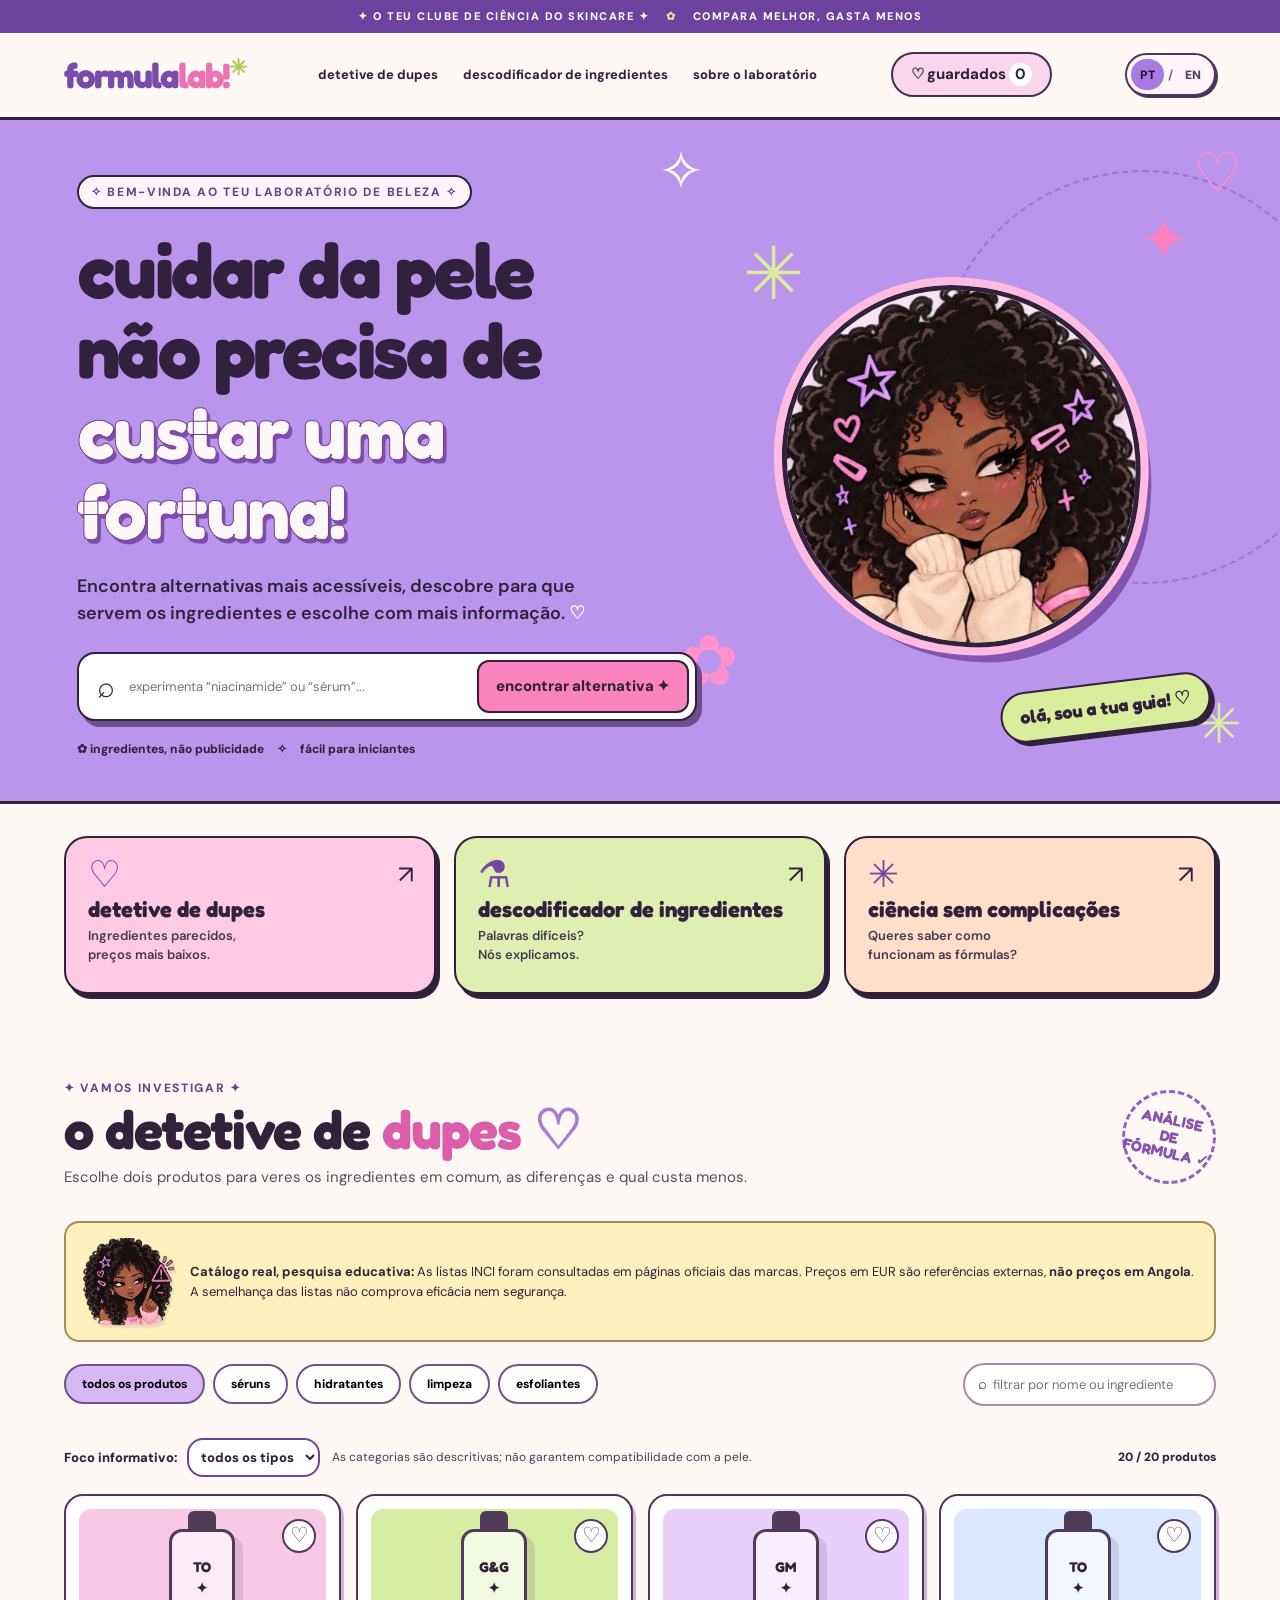
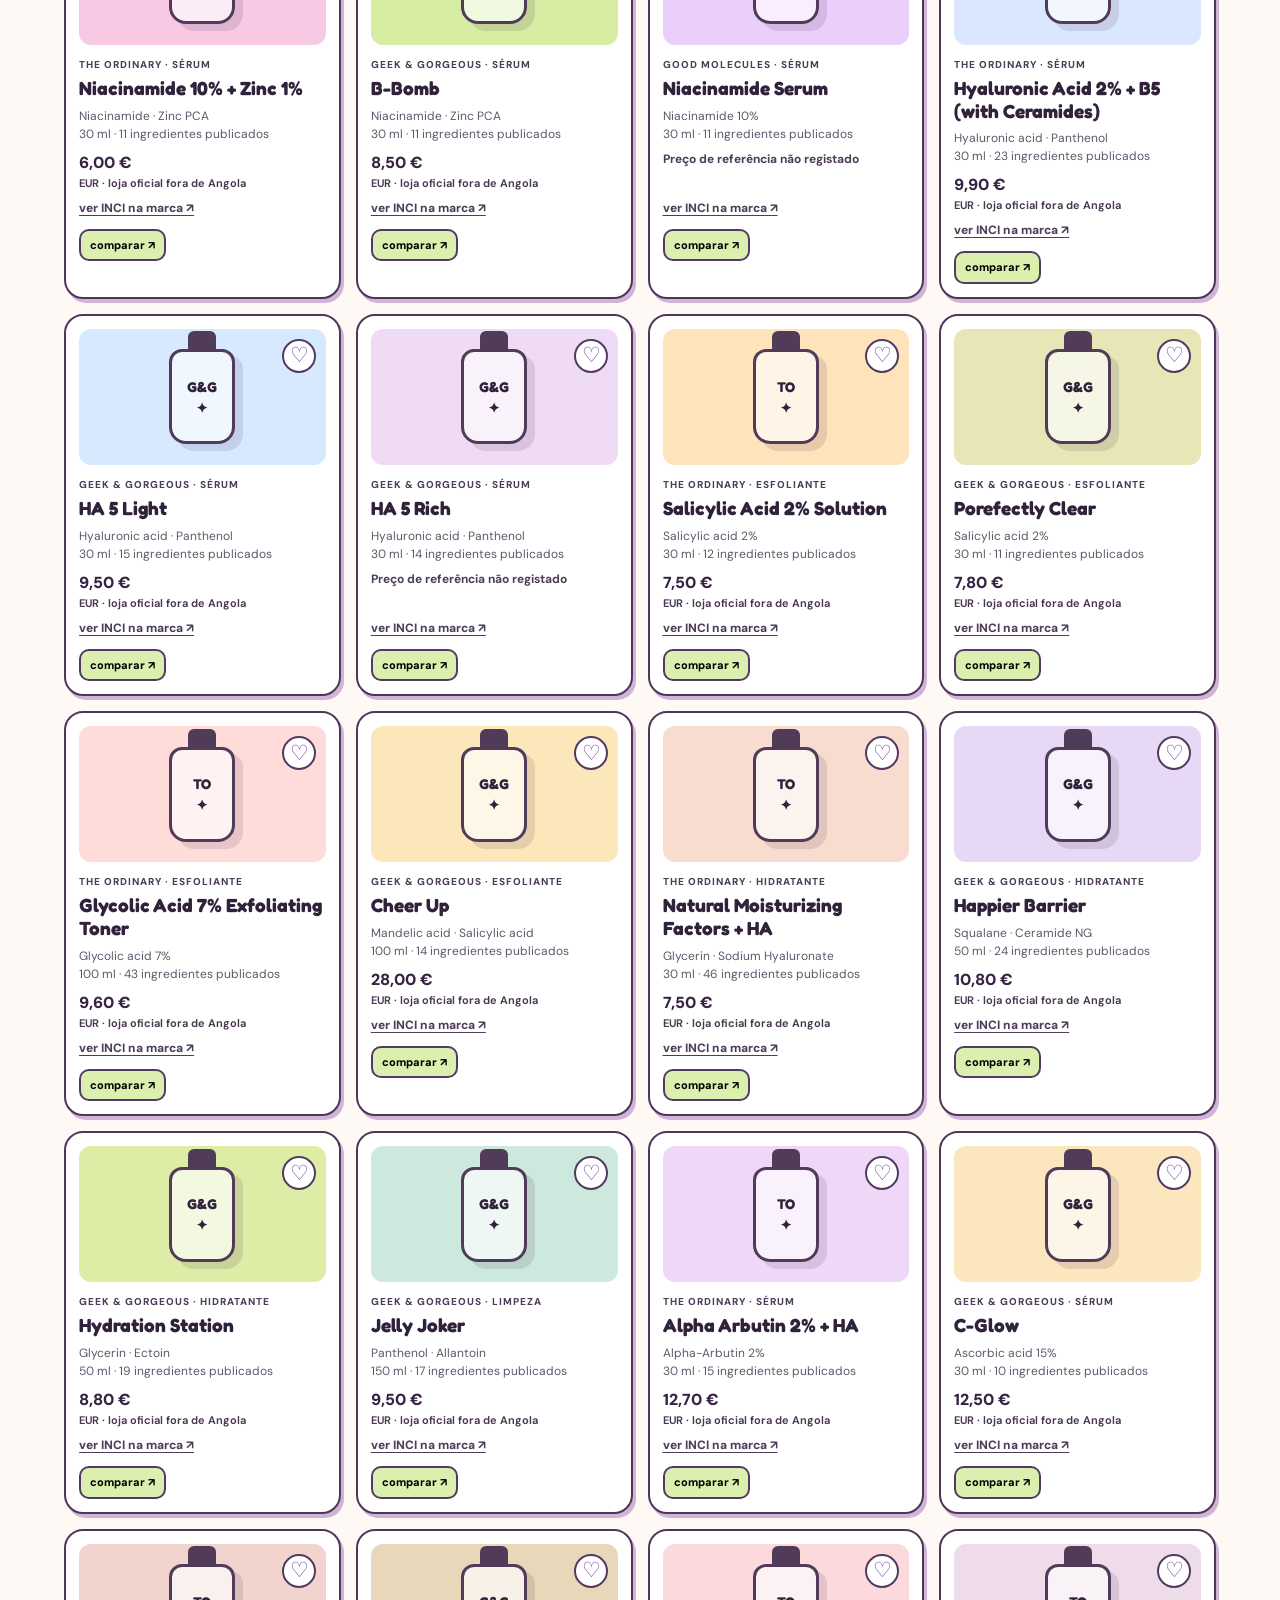
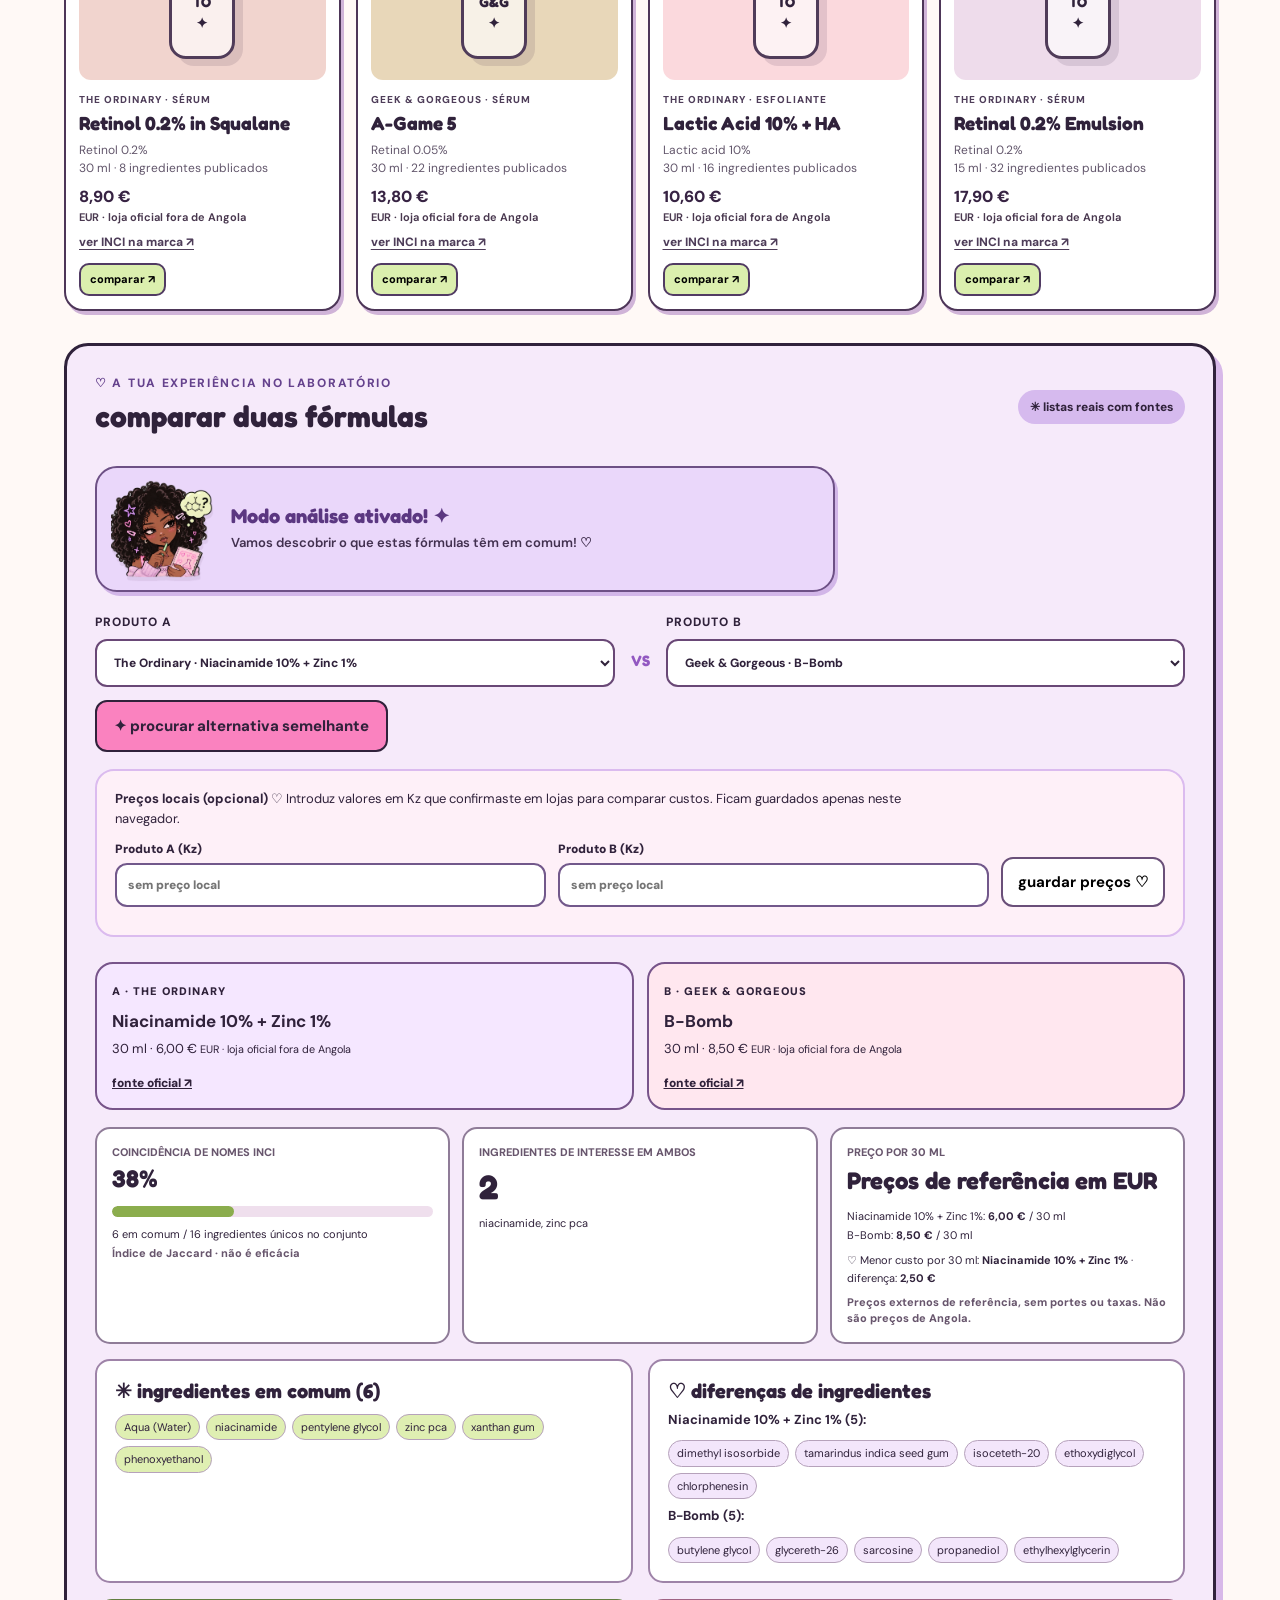
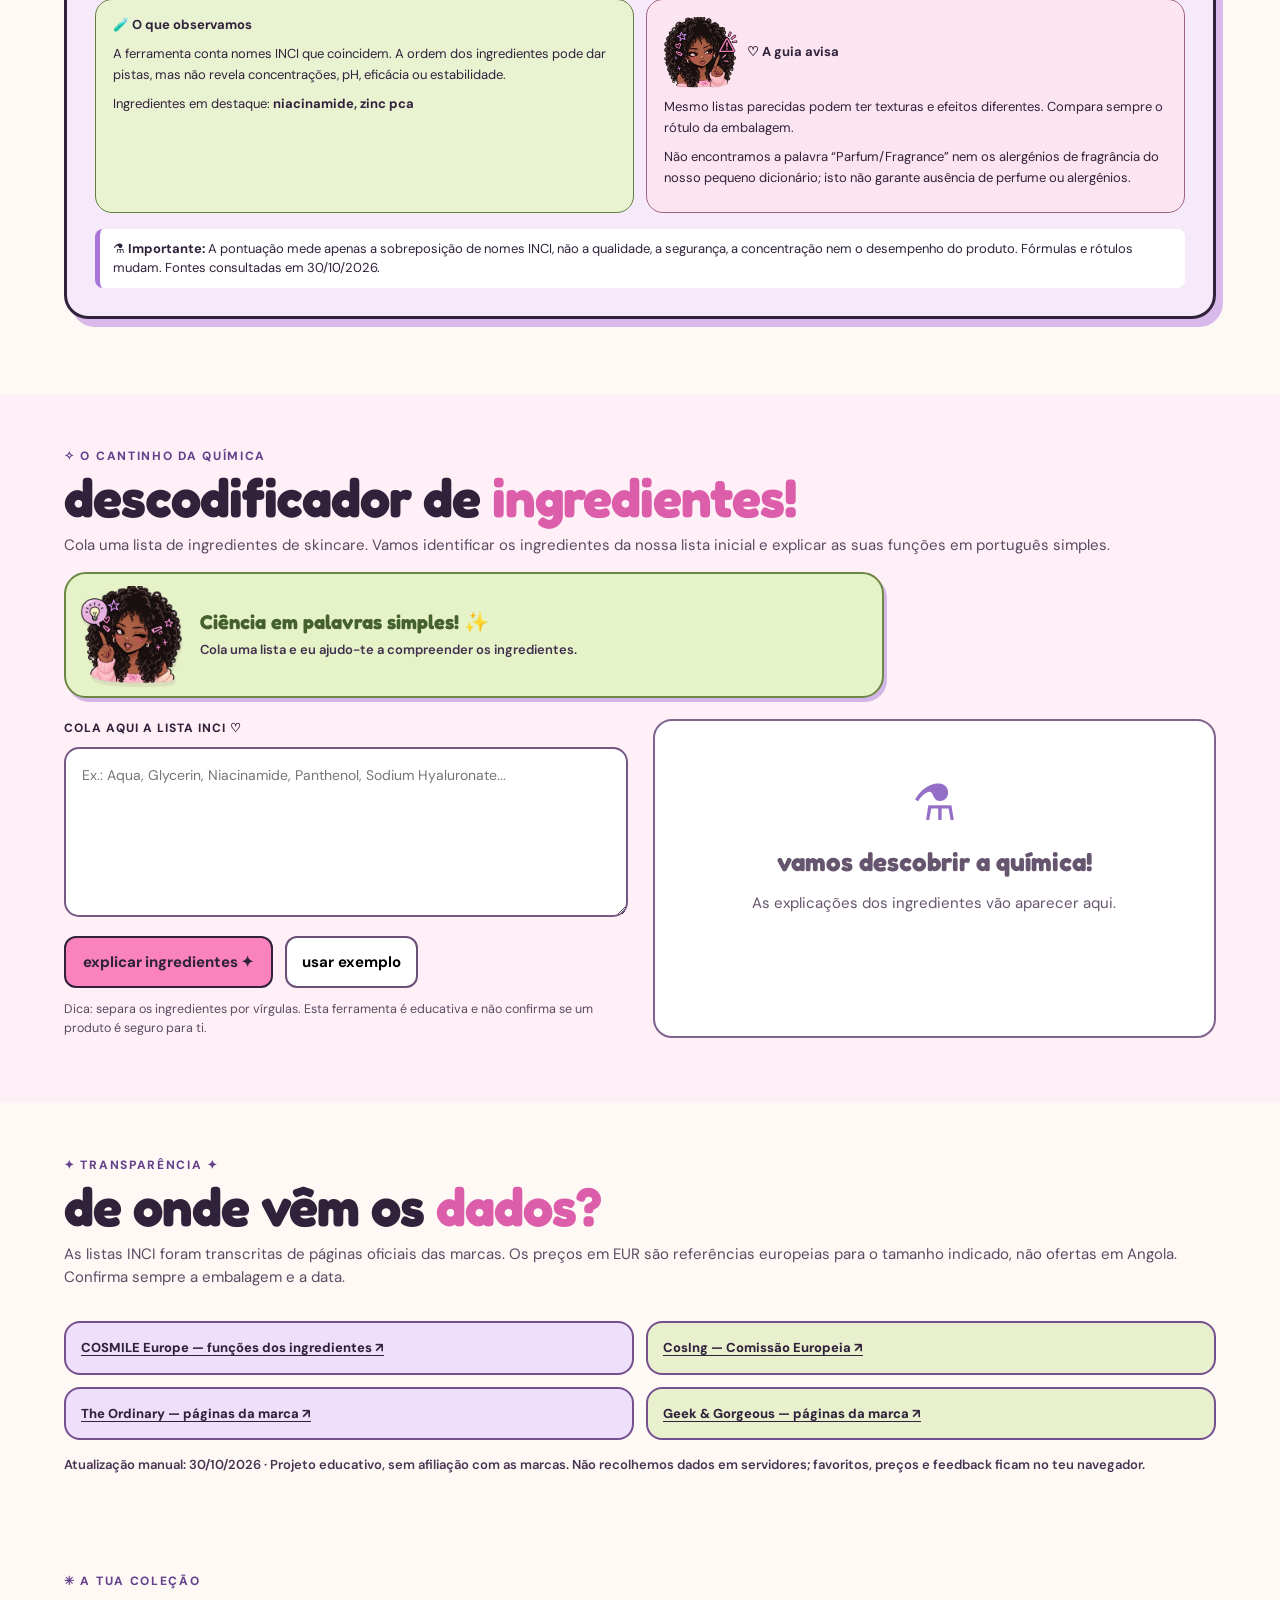
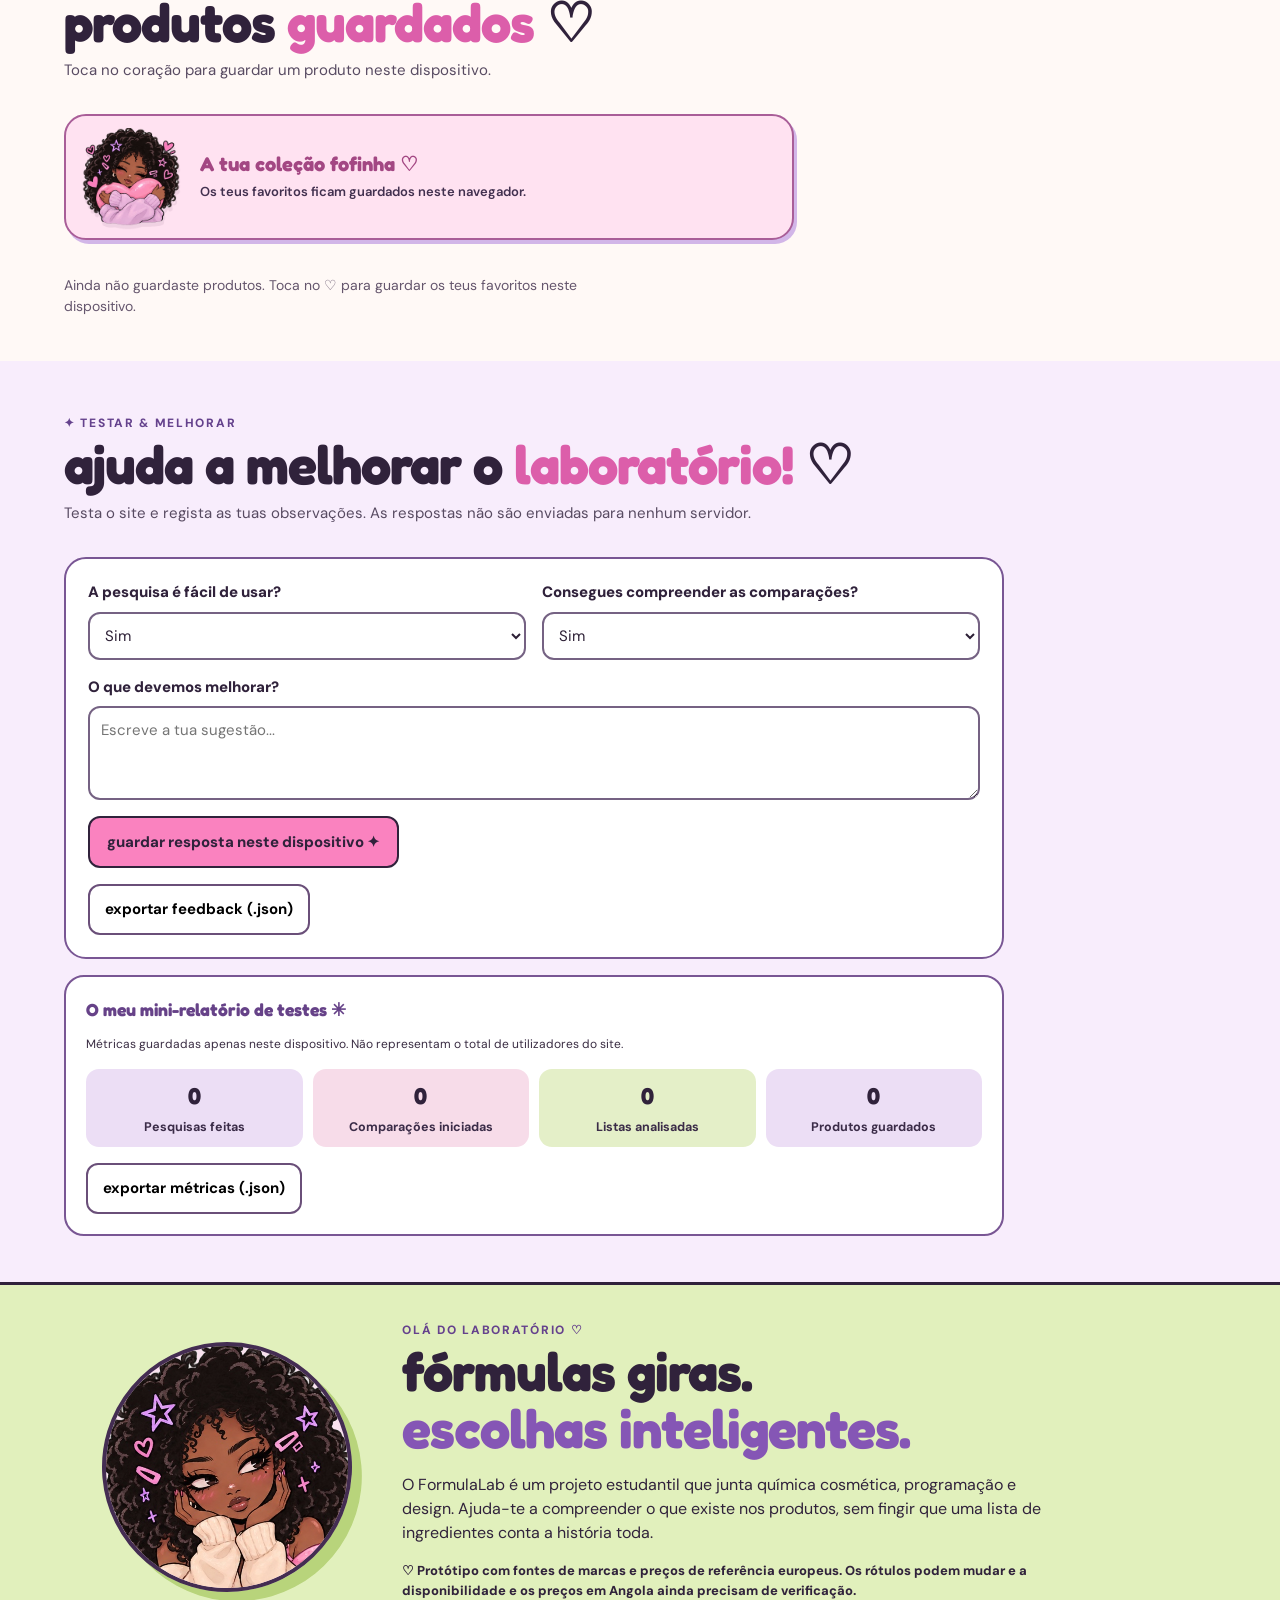
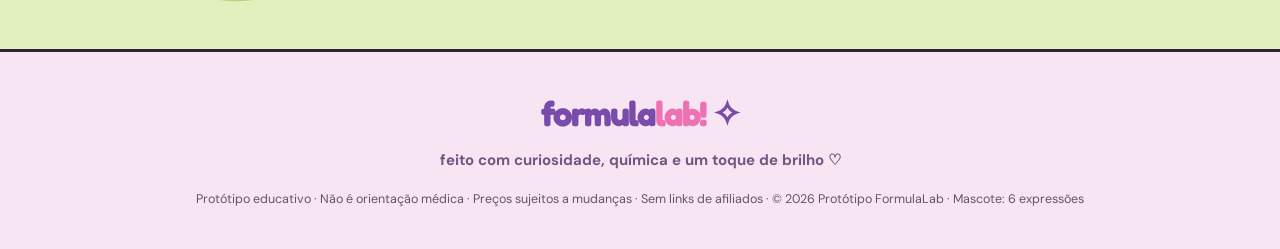
<file: index.html>
<!doctype html>
<html lang="pt-AO">
<head>
<meta charset="utf-8"><meta name="viewport" content="width=device-width, initial-scale=1">
<meta name="theme-color" content="#a87be1"><meta name="description" content="FormulaLab — compara ingredientes e encontra alternativas de skincare.">
<title>FormulaLab ♡ — ciência e skincare para todos</title>
<link rel="stylesheet" href="styles.css">
</head>
<body>
<div class="page-shell">
  <div class="announcement">✦ O TEU CLUBE DE CIÊNCIA DO SKINCARE ✦ <span>✿</span> COMPARA MELHOR, GASTA MENOS</div>
  <header class="site-header">
    <a href="#home" class="brand" aria-label="Página inicial do FormulaLab">formula<span>lab!</span><i>✳</i></a>
    <nav aria-label="Navegação principal"><a href="#compare">detetive de dupes</a><a href="#decoder">descodificador de ingredientes</a><a href="#about">sobre o laboratório</a></nav>
    <a href="#favorites" class="nav-favs">♡ <span>guardados</span> <b id="favorite-count">0</b></a>
    <div class="language-switch" role="group" aria-label="Idioma / Language"><a class="active" href="index.html" lang="pt" hreflang="pt-AO" aria-label="Português" aria-current="page">PT</a><span aria-hidden="true">/</span><a class="" href="index-en.html" lang="en" hreflang="en" aria-label="English" >EN</a></div>
    <button class="mobile-menu" id="mobile-menu" aria-expanded="false" aria-controls="mobile-links" aria-label="Abrir menu">☰</button>
  </header>
  <div class="mobile-links" id="mobile-links"><a href="#compare">detetive de dupes</a><a href="#decoder">descodificador de ingredientes</a><a href="#about">sobre o laboratório</a><a href="#favorites">produtos guardados</a></div>

  <main id="home">
    <section class="hero decorated" aria-labelledby="hero-title">
      <span class="hero-spark a">✧</span><span class="hero-spark b">✳</span><span class="hero-spark c">♡</span>
      <div class="hero-copy"><div class="small-tag">✧ BEM-VINDA AO TEU LABORATÓRIO DE BELEZA ✧</div>
        <h1 id="hero-title">cuidar da pele<br>não precisa de<br><em>custar uma fortuna!</em></h1>
        <p>Encontra alternativas mais acessíveis, descobre para que servem os ingredientes e escolhe com mais informação. <span>♡</span></p>
        <form id="hero-search" class="hero-search"><label class="sr-only" for="search-input">Pesquisar produtos de skincare</label><span aria-hidden="true">⌕</span><input id="search-input" placeholder="experimenta “niacinamide” ou “sérum”..." autocomplete="off"><button type="submit">encontrar alternativa ✦</button></form>
        <div class="hero-footnote">✿ ingredientes, não publicidade <span>✧</span> fácil para iniciantes</div>
      </div>
      <div class="hero-art"><div class="orbit-sticker s1">✳</div><div class="avatar-halo"><img width="512" height="512" src="assets/avatars/welcome.png" alt="Mascote do FormulaLab, com cabelo encaracolado e acessórios rosa e lilás"></div><div class="avatar-label">olá, sou a tua guia! ♡</div><span class="art-mini left">✿</span><span class="art-mini right">✦</span></div>
    </section>

    <section class="feature-strip" aria-label="O que o FormulaLab faz">
      <a class="feature pink" href="#compare"><span class="feature-icon">♡</span><strong>detetive de dupes</strong><small>Ingredientes parecidos,<br>preços mais baixos.</small><span class="feature-arrow">↗</span></a>
      <a class="feature lime" href="#decoder"><span class="feature-icon">⚗</span><strong>descodificador de ingredientes</strong><small>Palavras difíceis?<br>Nós explicamos.</small><span class="feature-arrow">↗</span></a>
      <a class="feature peach" href="#about"><span class="feature-icon">✳</span><strong>ciência sem complicações</strong><small>Queres saber como<br>funcionam as fórmulas?</small><span class="feature-arrow">↗</span></a>
    </section>

    <section id="compare" class="main-section">
      <div class="section-heading"><div><p class="eyebrow">✦ VAMOS INVESTIGAR ✦</p><h2>o detetive de <i>dupes</i> <span>♡</span></h2><p>Escolhe dois produtos para veres os ingredientes em comum, as diferenças e qual custa menos.</p></div><div class="stamp">ANÁLISE<br>DE FÓRMULA ✓</div></div>
      <div class="notice notice-mascot"><img src="assets/avatars/warning.png" width="512" height="512" loading="lazy" alt="Mascote a chamar a atenção para os limites da comparação"><p><strong>Catálogo real, pesquisa educativa:</strong> As listas INCI foram consultadas em páginas oficiais das marcas. Preços em EUR são referências externas, <strong>não preços em Angola</strong>. A semelhança das listas não comprova eficácia nem segurança.</p></div>
      <div class="filters"><div class="filter-buttons" role="group" aria-label="Filtrar produtos"><button class="filter active" data-filter="all">todos os produtos</button><button class="filter" data-filter="serum">séruns</button><button class="filter" data-filter="moisturizer">hidratantes</button><button class="filter" data-filter="cleanser">limpeza</button><button class="filter" data-filter="exfoliant">esfoliantes</button></div><label class="mini-search">⌕ <input id="catalog-search" placeholder="filtrar por nome ou ingrediente" list="product-suggestions" aria-label="Filtrar catálogo de produtos"></label></div>
      <div class="catalog-extras"><label class="skin-filter-label" for="skin-filter">Foco informativo: <select id="skin-filter"><option value="all">todos os tipos</option><option value="oleosa">pele oleosa</option><option value="mista">pele mista</option><option value="seca">pele seca</option><option value="sensivel">pele sensível</option></select></label><small>As categorias são descritivas; não garantem compatibilidade com a pele.</small><span id="catalog-count"></span></div><datalist id="product-suggestions"></datalist><div id="catalog" class="product-grid" aria-live="polite"></div>
      <div class="compare-panel">
        <div class="panel-title"><div><p class="eyebrow">♡ A TUA EXPERIÊNCIA NO LABORATÓRIO</p><h3>comparar duas fórmulas</h3></div><span class="pill lavender">✳ listas reais com fontes</span></div>
        <div class="mascot-hint mascot-hint-thinking"><img src="assets/avatars/thinking.png" width="512" height="512" loading="lazy" alt="Mascote a analisar ingredientes"><p><strong>Modo análise ativado! ✦</strong><span>Vamos descobrir o que estas fórmulas têm em comum! ♡</span></p></div><div class="selectors"><label>PRODUTO A <select id="product-a"></select></label><span class="vs">VS</span><label>PRODUTO B <select id="product-b"></select></label></div>
        <div class="compare-actions"><button id="best-match" class="primary-btn" type="button">✦ procurar alternativa semelhante</button><span id="match-status" role="status"></span></div><div class="local-prices"><p><strong>Preços locais (opcional)</strong> ♡ Introduz valores em Kz que confirmaste em lojas para comparar custos. Ficam guardados apenas neste navegador.</p><div class="price-inputs"><label>Produto A (Kz) <input type="number" id="price-a" min="0.01" step="0.01" inputmode="decimal" placeholder="sem preço local"></label><label>Produto B (Kz) <input type="number" id="price-b" min="0.01" step="0.01" inputmode="decimal" placeholder="sem preço local"></label><button id="save-prices" type="button" class="plain-btn">guardar preços ♡</button></div><small id="price-status" role="status"></small></div><div id="comparison-output" aria-live="polite"></div>
      </div>
    </section>

    <section id="decoder" class="decoder-section main-section"><div class="decoder-head"><p class="eyebrow">✧ O CANTINHO DA QUÍMICA</p><h2>descodificador de <i>ingredientes!</i></h2><p>Cola uma lista de ingredientes de skincare. Vamos identificar os ingredientes da nossa lista inicial e explicar as suas funções em português simples.</p></div>
      <div class="mascot-hint mascot-hint-explain"><img src="assets/avatars/explaining.png" width="512" height="512" loading="lazy" alt="Mascote a explicar um conceito"><p><strong>Ciência em palavras simples! ✨</strong><span>Cola uma lista e eu ajudo-te a compreender os ingredientes.</span></p></div><div class="decoder-grid"><div><label for="inci-input" class="field-label">COLA AQUI A LISTA INCI ♡</label><textarea id="inci-input" rows="6" placeholder="Ex.: Aqua, Glycerin, Niacinamide, Panthenol, Sodium Hyaluronate..."></textarea><div class="decoder-actions"><button id="decode-btn" class="primary-btn">explicar ingredientes ✦</button><button id="sample-btn" class="plain-btn">usar exemplo</button></div><small>Dica: separa os ingredientes por vírgulas. Esta ferramenta é educativa e não confirma se um produto é seguro para ti.</small></div><div id="decode-output" class="decode-output"><div class="empty-decoder"><span>⚗</span><h3>vamos descobrir a química!</h3><p>As explicações dos ingredientes vão aparecer aqui.</p></div></div></div>
    </section>

    <section id="sources" class="main-section source-section"><div class="section-heading"><div><p class="eyebrow">✦ TRANSPARÊNCIA ✦</p><h2>de onde vêm os <i>dados?</i></h2><p>As listas INCI foram transcritas de páginas oficiais das marcas. Os preços em EUR são referências europeias para o tamanho indicado, não ofertas em Angola. Confirma sempre a embalagem e a data.</p></div></div><div class="source-links"><a href="https://cosmileeurope.eu/" target="_blank" rel="noopener noreferrer">COSMILE Europe — funções dos ingredientes ↗</a><a href="https://single-market-economy.ec.europa.eu/sectors/cosmetics/cosmetic-ingredient-database_en" target="_blank" rel="noopener noreferrer">CosIng — Comissão Europeia ↗</a><a href="https://theordinary.com/pt-pt" target="_blank" rel="noopener noreferrer">The Ordinary — páginas da marca ↗</a><a href="https://geekandgorgeous.com/" target="_blank" rel="noopener noreferrer">Geek & Gorgeous — páginas da marca ↗</a></div><p class="data-note">Atualização manual: 30/10/2026 · Projeto educativo, sem afiliação com as marcas. Não recolhemos dados em servidores; favoritos, preços e feedback ficam no teu navegador.</p></section><section id="favorites" class="main-section favorites-section"><div class="section-heading"><div><p class="eyebrow">✳ A TUA COLEÇÃO</p><h2>produtos <i>guardados</i> ♡</h2><p>Toca no coração para guardar um produto neste dispositivo.</p></div></div><div class="mascot-hint mascot-hint-love"><img src="assets/avatars/love.png" width="512" height="512" loading="lazy" alt="Mascote a abraçar um coração rosa"><p><strong>A tua coleção fofinha ♡</strong><span>Os teus favoritos ficam guardados neste navegador.</span></p></div><div id="favorites-content" class="favorite-list"></div></section>
    <section id="feedback" class="main-section feedback-section"><div class="section-heading"><div><p class="eyebrow">✦ TESTAR & MELHORAR</p><h2>ajuda a melhorar o <i>laboratório!</i> ♡</h2><p>Testa o site e regista as tuas observações. As respostas não são enviadas para nenhum servidor.</p></div></div><form id="feedback-form" class="feedback-form"><label>A pesquisa é fácil de usar? <select name="search"><option value="sim">Sim</option><option value="mais-ou-menos">Mais ou menos</option><option value="nao">Não</option></select></label><label>Consegues compreender as comparações? <select name="compare"><option value="sim">Sim</option><option value="mais-ou-menos">Mais ou menos</option><option value="nao">Não</option></select></label><label>O que devemos melhorar? <textarea name="comment" rows="3" maxlength="1000" placeholder="Escreve a tua sugestão..."></textarea></label><button type="submit" class="primary-btn">guardar resposta neste dispositivo ✦</button><div id="feedback-status" role="status"></div><button id="export-feedback" class="plain-btn" type="button">exportar feedback (.json)</button></form><div class="private-metrics"><h3>O meu mini-relatório de testes ✳</h3><p>Métricas guardadas apenas neste dispositivo. Não representam o total de utilizadores do site.</p><div id="metrics-content" aria-live="polite"></div><button id="export-metrics" type="button" class="plain-btn">exportar métricas (.json)</button></div></section><section id="about" class="about-section"><div class="about-avatar"><img loading="lazy" width="512" height="512" src="assets/avatars/welcome.png" alt="FormulaLab mascot"></div><div><p class="eyebrow">OLÁ DO LABORATÓRIO ♡</p><h2>fórmulas giras.<br><i>escolhas inteligentes.</i></h2><p>O FormulaLab é um projeto estudantil que junta química cosmética, programação e design. Ajuda-te a compreender o que existe nos produtos, sem fingir que uma lista de ingredientes conta a história toda.</p><p class="about-note">♡ Protótipo com fontes de marcas e preços de referência europeus. Os rótulos podem mudar e a disponibilidade e os preços em Angola ainda precisam de verificação.</p></div></section>
  </main>
  <footer><div class="footer-brand">formula<span>lab!</span> ✧</div><p>feito com curiosidade, química e um toque de brilho ♡</p><small>Protótipo educativo · Não é orientação médica · Preços sujeitos a mudanças · Sem links de afiliados · © 2026 Protótipo FormulaLab · Mascote: 6 expressões</small></footer>
</div>
<script src="data.js"></script><script src="app.js"></script>
<script>
  document.querySelectorAll('.language-switch a').forEach(link => link.addEventListener('click', () => {
    const hash = window.location.hash;
    if (hash) link.href = link.getAttribute('href').split('#')[0] + hash;
  }));
</script>
</body></html>
</file>
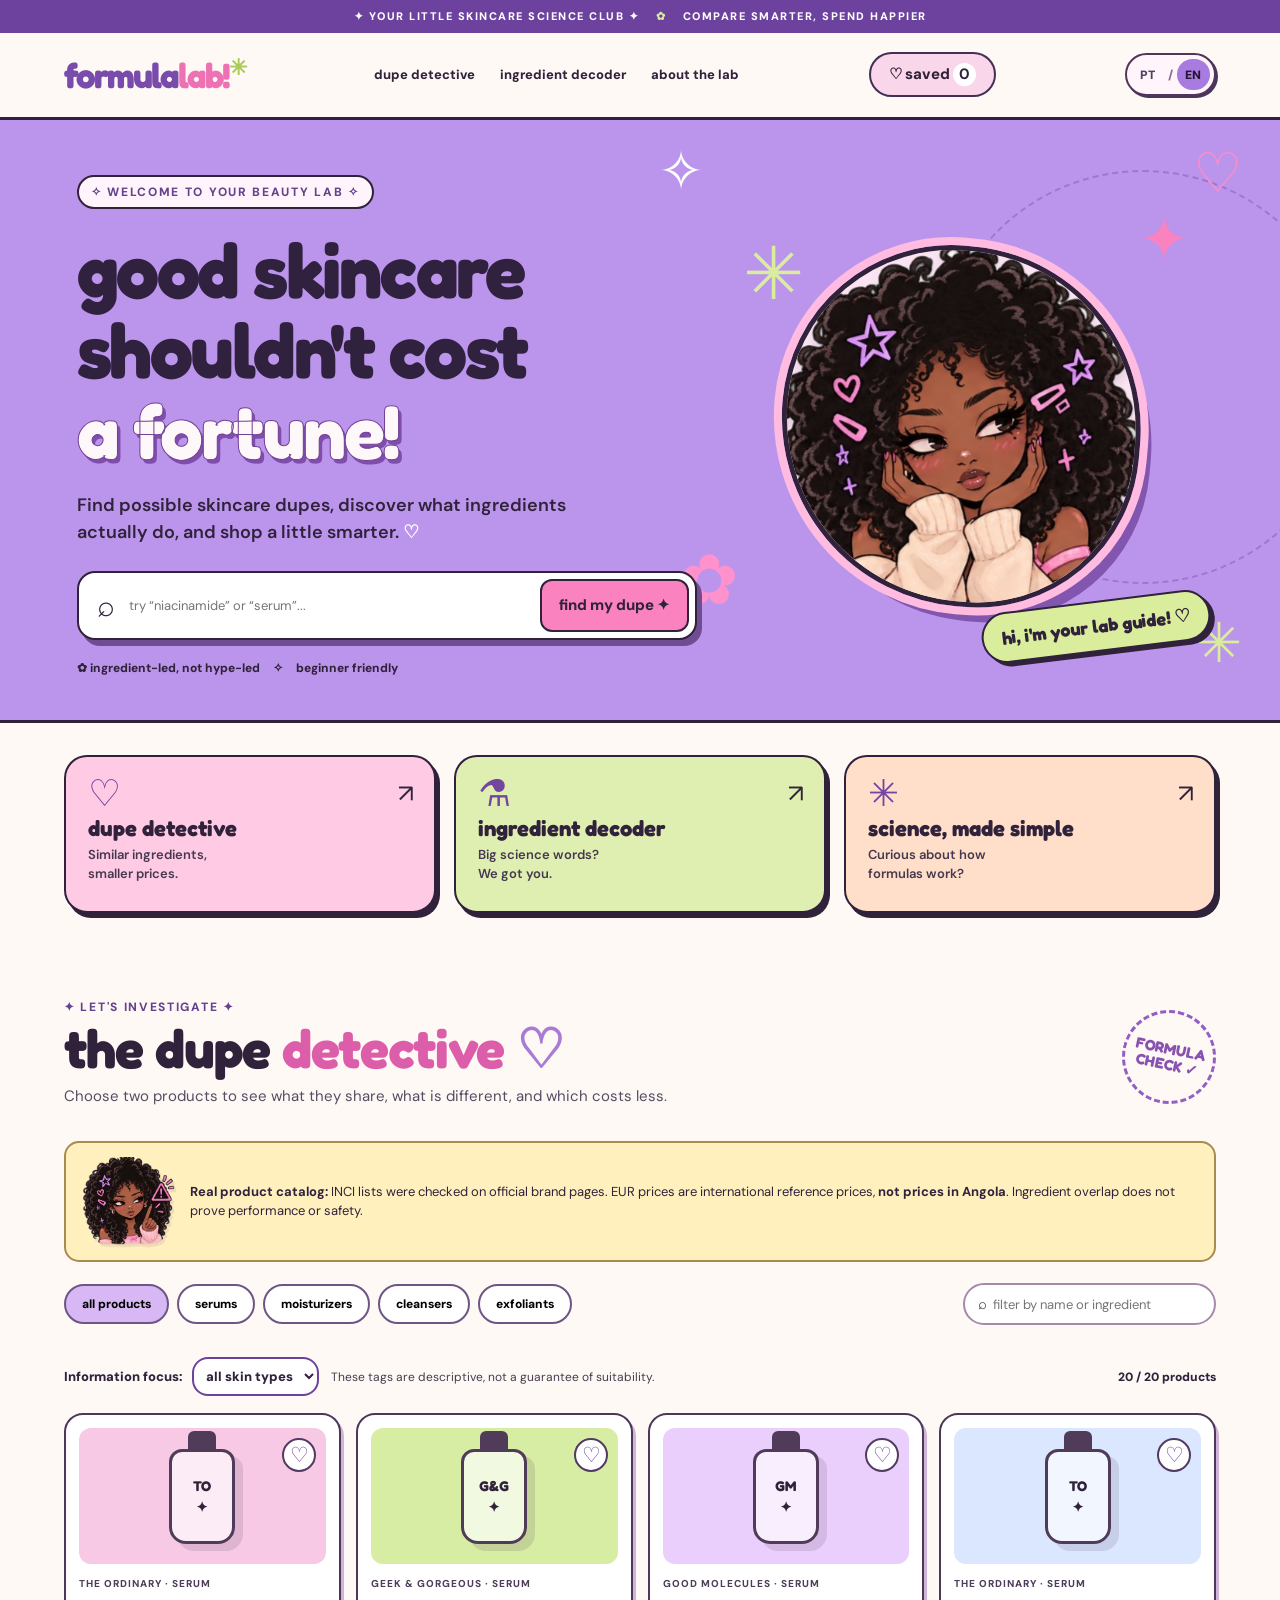
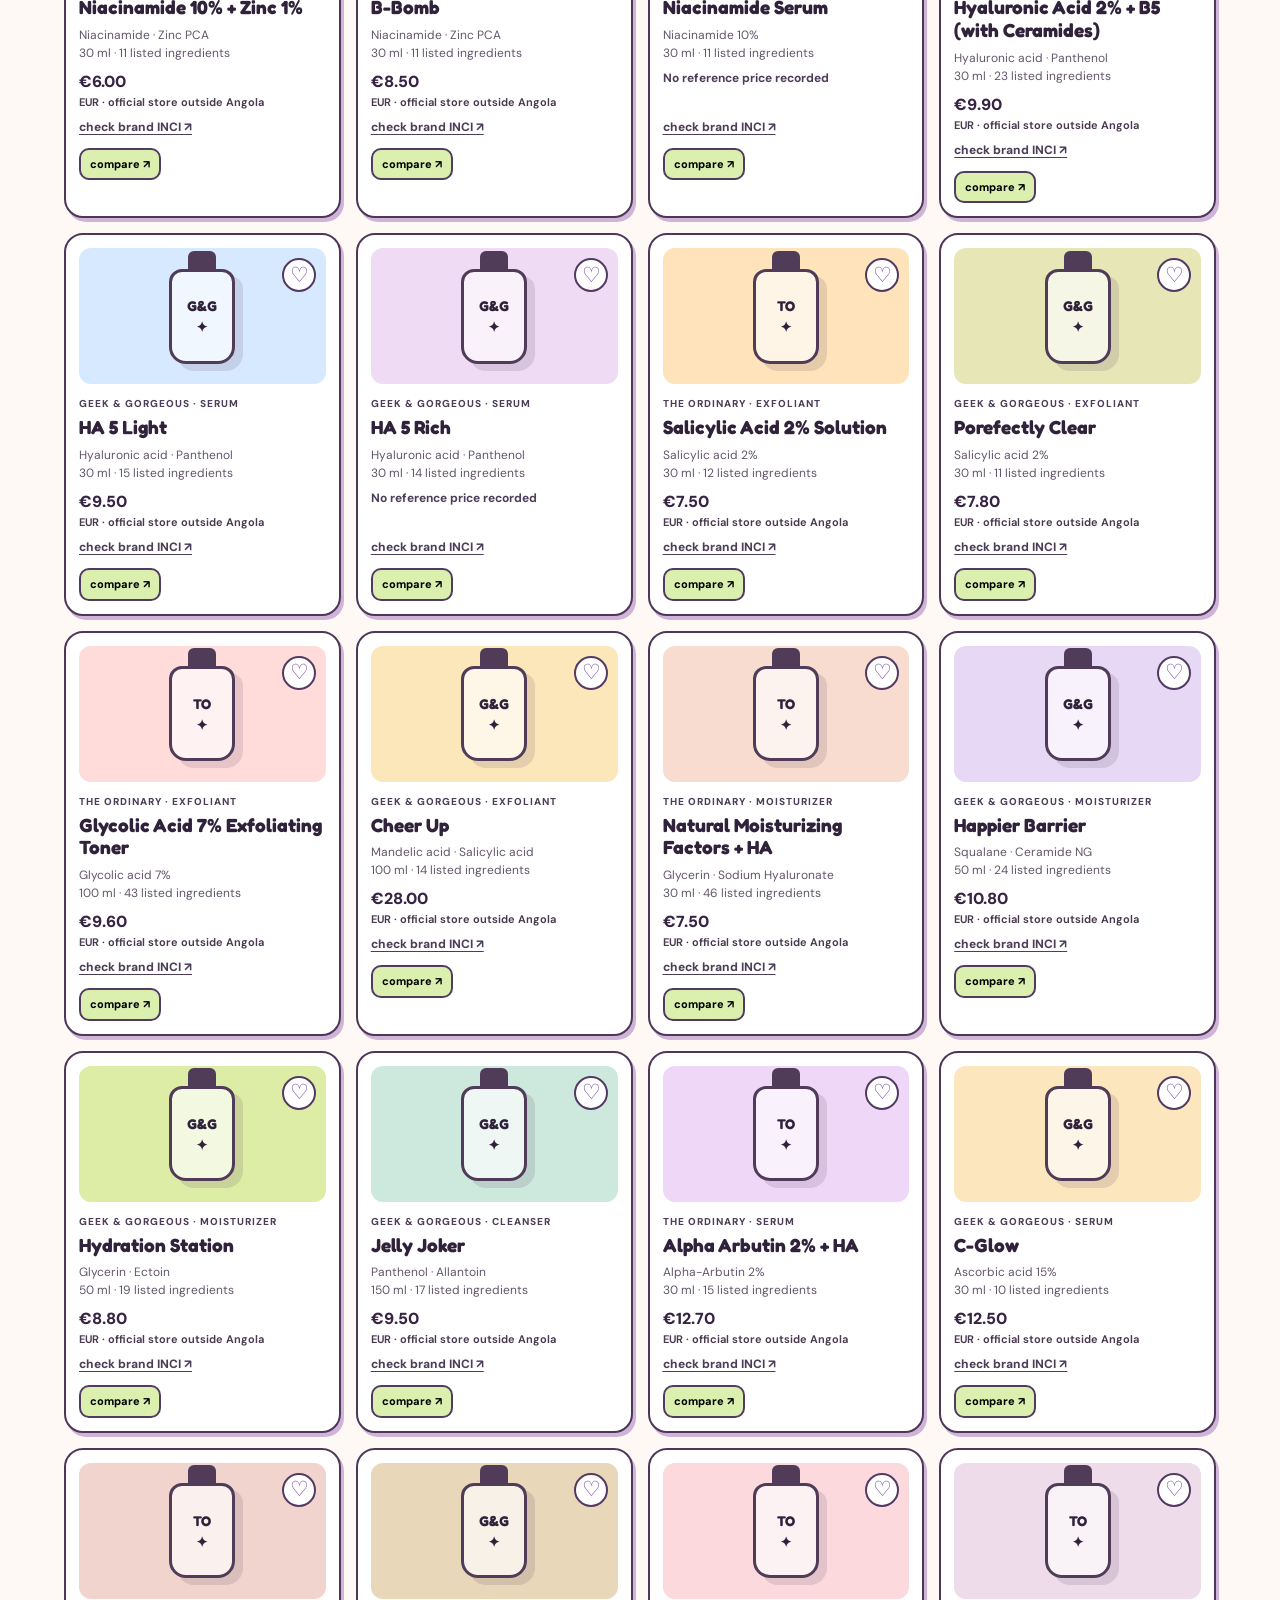
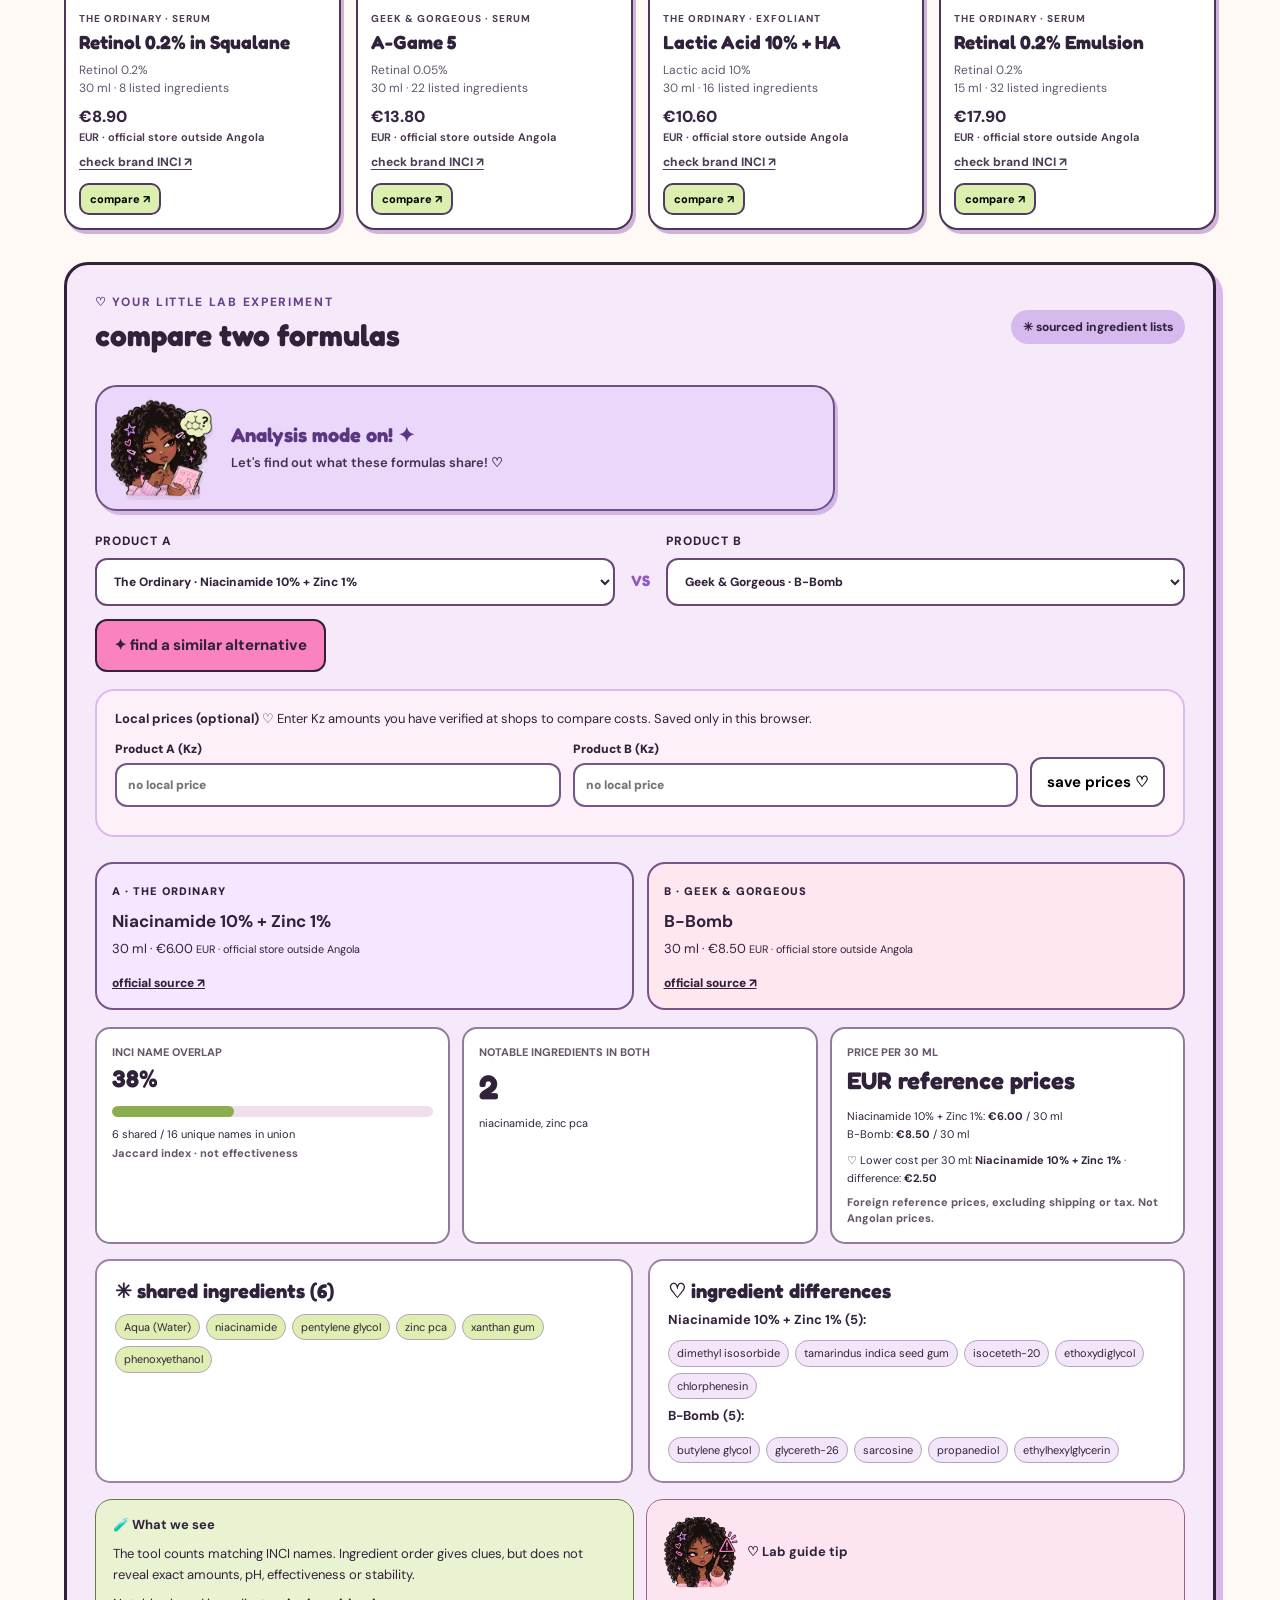
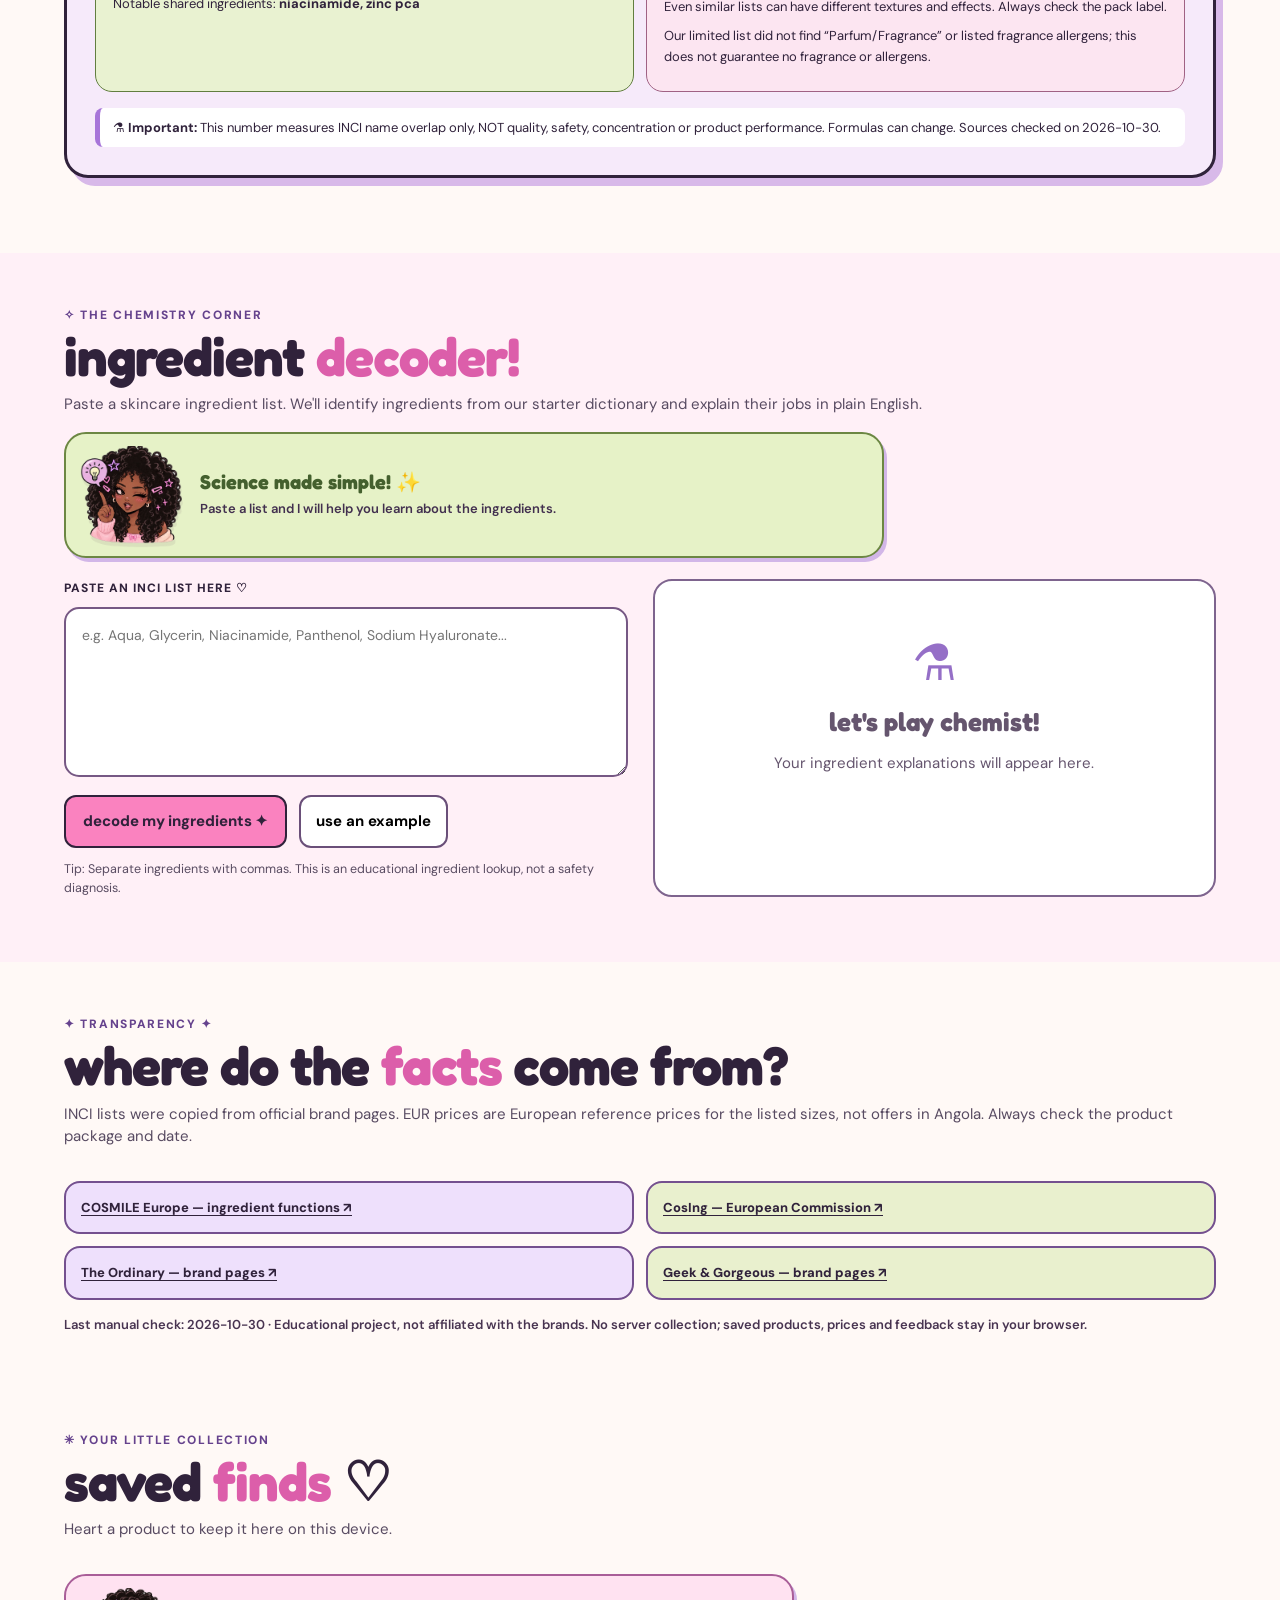
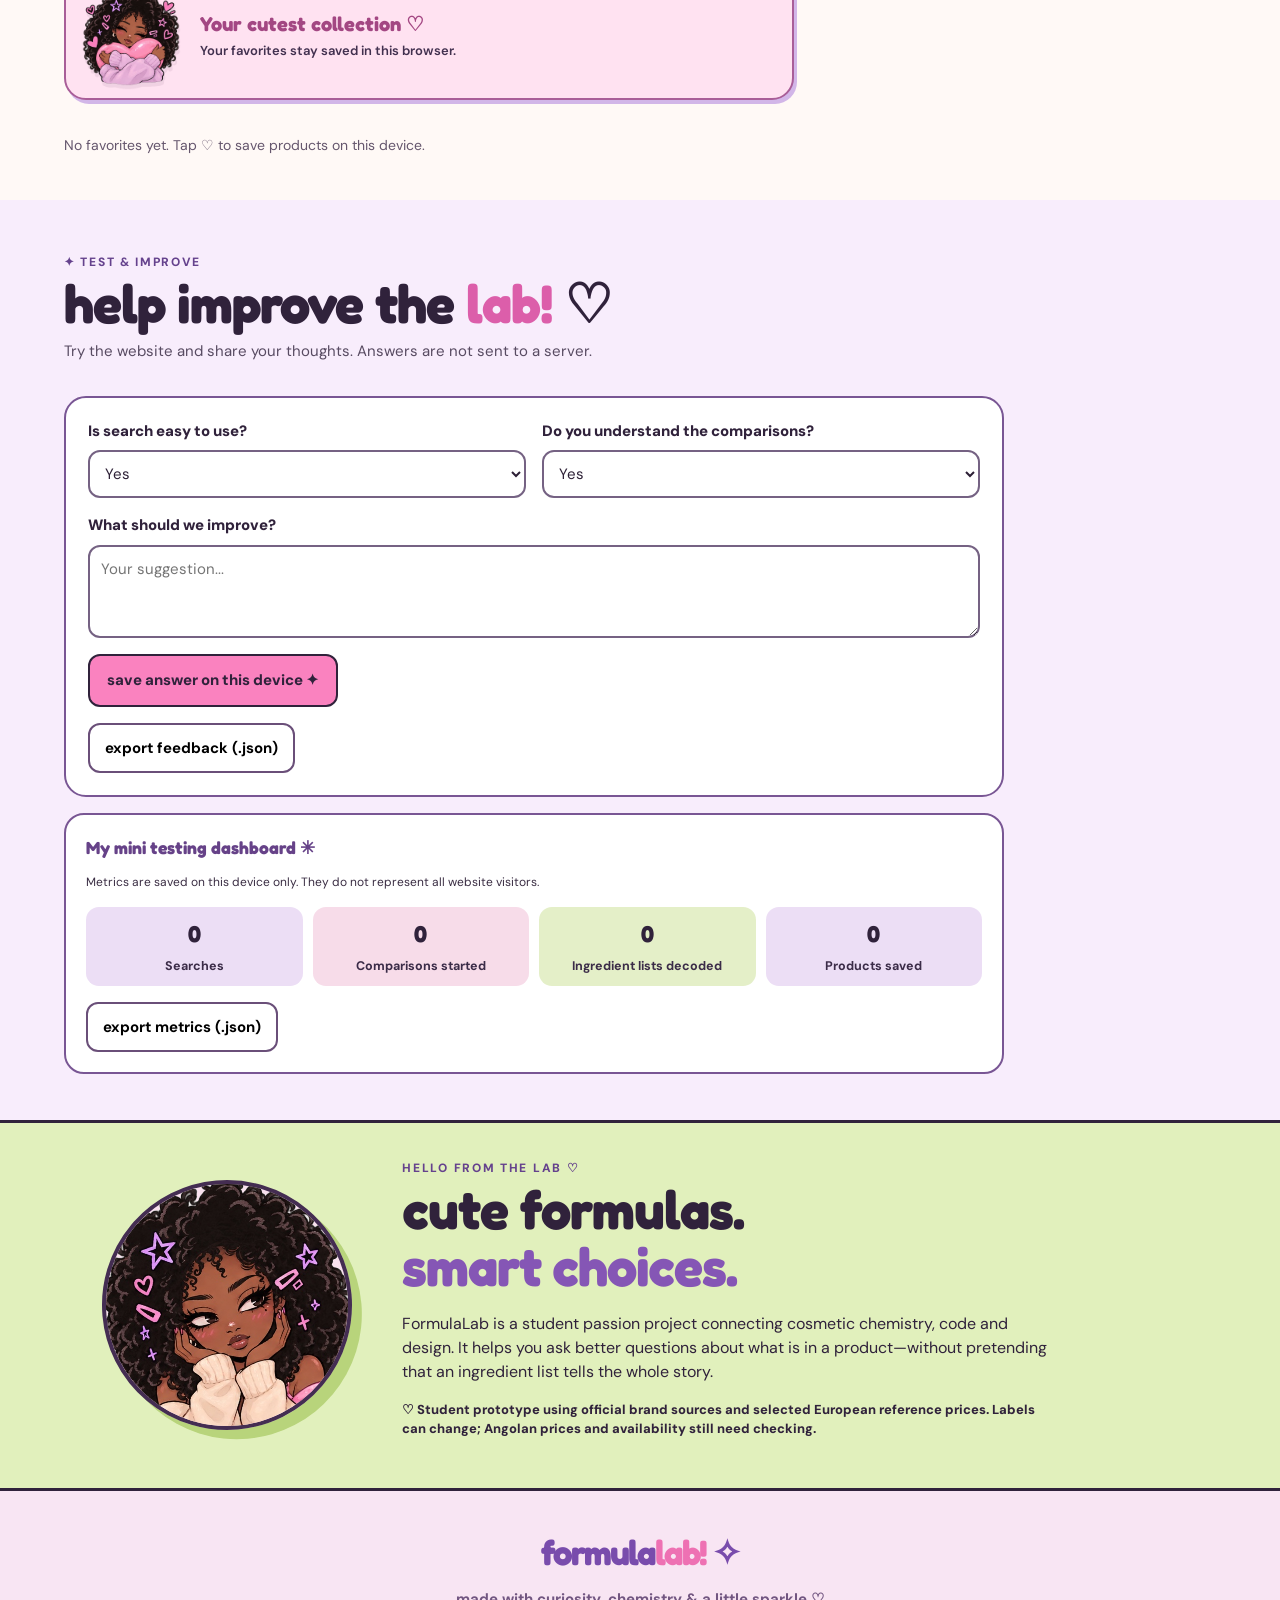
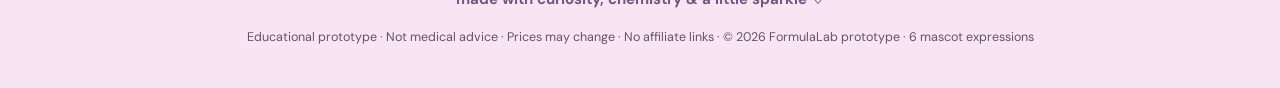
<file: index-en.html>
<!doctype html>
<html lang="en">
<head>
<meta charset="utf-8"><meta name="viewport" content="width=device-width, initial-scale=1">
<meta name="theme-color" content="#a87be1"><meta name="description" content="FormulaLab — a playful skincare ingredient comparison prototype.">
<title>FormulaLab ♡ — cute formulas, smart choices</title>
<link rel="stylesheet" href="styles.css">
</head>
<body>
<div class="page-shell">
  <div class="announcement">✦ YOUR LITTLE SKINCARE SCIENCE CLUB ✦ <span>✿</span> COMPARE SMARTER, SPEND HAPPIER</div>
  <header class="site-header">
    <a href="#home" class="brand" aria-label="FormulaLab home">formula<span>lab!</span><i>✳</i></a>
    <nav aria-label="Main navigation"><a href="#compare">dupe detective</a><a href="#decoder">ingredient decoder</a><a href="#about">about the lab</a></nav>
    <a href="#favorites" class="nav-favs">♡ <span>saved</span> <b id="favorite-count">0</b></a>
    <div class="language-switch" role="group" aria-label="Idioma / Language"><a class="" href="index.html" lang="pt" hreflang="pt-AO" aria-label="Português" >PT</a><span aria-hidden="true">/</span><a class="active" href="index-en.html" lang="en" hreflang="en" aria-label="English" aria-current="page">EN</a></div>
    <button class="mobile-menu" id="mobile-menu" aria-expanded="false" aria-controls="mobile-links" aria-label="Open menu">☰</button>
  </header>
  <div class="mobile-links" id="mobile-links"><a href="#compare">dupe detective</a><a href="#decoder">ingredient decoder</a><a href="#about">about the lab</a><a href="#favorites">saved products</a></div>

  <main id="home">
    <section class="hero decorated" aria-labelledby="hero-title">
      <span class="hero-spark a">✧</span><span class="hero-spark b">✳</span><span class="hero-spark c">♡</span>
      <div class="hero-copy"><div class="small-tag">✧ WELCOME TO YOUR BEAUTY LAB ✧</div>
        <h1 id="hero-title">good skincare<br>shouldn't cost<br><em>a fortune!</em></h1>
        <p>Find possible skincare dupes, discover what ingredients actually do, and shop a little smarter. <span>♡</span></p>
        <form id="hero-search" class="hero-search"><label class="sr-only" for="search-input">Search skincare products</label><span aria-hidden="true">⌕</span><input id="search-input" placeholder="try “niacinamide” or “serum”..." autocomplete="off"><button type="submit">find my dupe ✦</button></form>
        <div class="hero-footnote">✿ ingredient-led, not hype-led <span>✧</span> beginner friendly</div>
      </div>
      <div class="hero-art"><div class="orbit-sticker s1">✳</div><div class="avatar-halo"><img width="512" height="512" src="assets/avatars/welcome.png" alt="FormulaLab mascot with big curly hair and pink and purple star accessories"></div><div class="avatar-label">hi, i'm your lab guide! ♡</div><span class="art-mini left">✿</span><span class="art-mini right">✦</span></div>
    </section>

    <section class="feature-strip" aria-label="What FormulaLab does">
      <a class="feature pink" href="#compare"><span class="feature-icon">♡</span><strong>dupe detective</strong><small>Similar ingredients,<br>smaller prices.</small><span class="feature-arrow">↗</span></a>
      <a class="feature lime" href="#decoder"><span class="feature-icon">⚗</span><strong>ingredient decoder</strong><small>Big science words?<br>We got you.</small><span class="feature-arrow">↗</span></a>
      <a class="feature peach" href="#about"><span class="feature-icon">✳</span><strong>science, made simple</strong><small>Curious about how<br>formulas work?</small><span class="feature-arrow">↗</span></a>
    </section>

    <section id="compare" class="main-section">
      <div class="section-heading"><div><p class="eyebrow">✦ LET'S INVESTIGATE ✦</p><h2>the dupe <i>detective</i> <span>♡</span></h2><p>Choose two products to see what they share, what is different, and which costs less.</p></div><div class="stamp">FORMULA<br>CHECK ✓</div></div>
      <div class="notice notice-mascot"><img src="assets/avatars/warning.png" width="512" height="512" loading="lazy" alt="Mascot highlighting comparison limits"><p><strong>Real product catalog:</strong> INCI lists were checked on official brand pages. EUR prices are international reference prices, <strong>not prices in Angola</strong>. Ingredient overlap does not prove performance or safety.</p></div>
      <div class="filters"><div class="filter-buttons" role="group" aria-label="Filter products"><button class="filter active" data-filter="all">all products</button><button class="filter" data-filter="serum">serums</button><button class="filter" data-filter="moisturizer">moisturizers</button><button class="filter" data-filter="cleanser">cleansers</button><button class="filter" data-filter="exfoliant">exfoliants</button></div><label class="mini-search">⌕ <input id="catalog-search" placeholder="filter by name or ingredient" list="product-suggestions" aria-label="Filter product catalog"></label></div>
      <div class="catalog-extras"><label class="skin-filter-label" for="skin-filter">Information focus: <select id="skin-filter"><option value="all">all skin types</option><option value="oleosa">oily</option><option value="mista">combination</option><option value="seca">dry</option><option value="sensivel">sensitive</option></select></label><small>These tags are descriptive, not a guarantee of suitability.</small><span id="catalog-count"></span></div><datalist id="product-suggestions"></datalist><div id="catalog" class="product-grid" aria-live="polite"></div>
      <div class="compare-panel">
        <div class="panel-title"><div><p class="eyebrow">♡ YOUR LITTLE LAB EXPERIMENT</p><h3>compare two formulas</h3></div><span class="pill lavender">✳ sourced ingredient lists</span></div>
        <div class="mascot-hint mascot-hint-thinking"><img src="assets/avatars/thinking.png" width="512" height="512" loading="lazy" alt="Mascot studying ingredient lists"><p><strong>Analysis mode on! ✦</strong><span>Let's find out what these formulas share! ♡</span></p></div><div class="selectors"><label>PRODUCT A <select id="product-a"></select></label><span class="vs">VS</span><label>PRODUCT B <select id="product-b"></select></label></div>
        <div class="compare-actions"><button id="best-match" class="primary-btn" type="button">✦ find a similar alternative</button><span id="match-status" role="status"></span></div><div class="local-prices"><p><strong>Local prices (optional)</strong> ♡ Enter Kz amounts you have verified at shops to compare costs. Saved only in this browser.</p><div class="price-inputs"><label>Product A (Kz) <input type="number" id="price-a" min="0.01" step="0.01" inputmode="decimal" placeholder="no local price"></label><label>Product B (Kz) <input type="number" id="price-b" min="0.01" step="0.01" inputmode="decimal" placeholder="no local price"></label><button id="save-prices" type="button" class="plain-btn">save prices ♡</button></div><small id="price-status" role="status"></small></div><div id="comparison-output" aria-live="polite"></div>
      </div>
    </section>

    <section id="decoder" class="decoder-section main-section"><div class="decoder-head"><p class="eyebrow">✧ THE CHEMISTRY CORNER</p><h2>ingredient <i>decoder!</i></h2><p>Paste a skincare ingredient list. We'll identify ingredients from our starter dictionary and explain their jobs in plain English.</p></div>
      <div class="mascot-hint mascot-hint-explain"><img src="assets/avatars/explaining.png" width="512" height="512" loading="lazy" alt="Mascot explaining an idea"><p><strong>Science made simple! ✨</strong><span>Paste a list and I will help you learn about the ingredients.</span></p></div><div class="decoder-grid"><div><label for="inci-input" class="field-label">PASTE AN INCI LIST HERE ♡</label><textarea id="inci-input" rows="6" placeholder="e.g. Aqua, Glycerin, Niacinamide, Panthenol, Sodium Hyaluronate..."></textarea><div class="decoder-actions"><button id="decode-btn" class="primary-btn">decode my ingredients ✦</button><button id="sample-btn" class="plain-btn">use an example</button></div><small>Tip: Separate ingredients with commas. This is an educational ingredient lookup, not a safety diagnosis.</small></div><div id="decode-output" class="decode-output"><div class="empty-decoder"><span>⚗</span><h3>let's play chemist!</h3><p>Your ingredient explanations will appear here.</p></div></div></div>
    </section>

    <section id="sources" class="main-section source-section"><div class="section-heading"><div><p class="eyebrow">✦ TRANSPARENCY ✦</p><h2>where do the <i>facts</i> come from?</h2><p>INCI lists were copied from official brand pages. EUR prices are European reference prices for the listed sizes, not offers in Angola. Always check the product package and date.</p></div></div><div class="source-links"><a href="https://cosmileeurope.eu/" target="_blank" rel="noopener noreferrer">COSMILE Europe — ingredient functions ↗</a><a href="https://single-market-economy.ec.europa.eu/sectors/cosmetics/cosmetic-ingredient-database_en" target="_blank" rel="noopener noreferrer">CosIng — European Commission ↗</a><a href="https://theordinary.com/en-gb" target="_blank" rel="noopener noreferrer">The Ordinary — brand pages ↗</a><a href="https://geekandgorgeous.com/" target="_blank" rel="noopener noreferrer">Geek & Gorgeous — brand pages ↗</a></div><p class="data-note">Last manual check: 2026-10-30 · Educational project, not affiliated with the brands. No server collection; saved products, prices and feedback stay in your browser.</p></section><section id="favorites" class="main-section favorites-section"><div class="section-heading"><div><p class="eyebrow">✳ YOUR LITTLE COLLECTION</p><h2>saved <i>finds</i> ♡</h2><p>Heart a product to keep it here on this device.</p></div></div><div class="mascot-hint mascot-hint-love"><img src="assets/avatars/love.png" width="512" height="512" loading="lazy" alt="Mascot hugging a pink heart"><p><strong>Your cutest collection ♡</strong><span>Your favorites stay saved in this browser.</span></p></div><div id="favorites-content" class="favorite-list"></div></section>
    <section id="feedback" class="main-section feedback-section"><div class="section-heading"><div><p class="eyebrow">✦ TEST & IMPROVE</p><h2>help improve the <i>lab!</i> ♡</h2><p>Try the website and share your thoughts. Answers are not sent to a server.</p></div></div><form id="feedback-form" class="feedback-form"><label>Is search easy to use? <select name="search"><option value="yes">Yes</option><option value="somewhat">Somewhat</option><option value="no">No</option></select></label><label>Do you understand the comparisons? <select name="compare"><option value="yes">Yes</option><option value="somewhat">Somewhat</option><option value="no">No</option></select></label><label>What should we improve? <textarea name="comment" rows="3" maxlength="1000" placeholder="Your suggestion..."></textarea></label><button type="submit" class="primary-btn">save answer on this device ✦</button><div id="feedback-status" role="status"></div><button id="export-feedback" class="plain-btn" type="button">export feedback (.json)</button></form><div class="private-metrics"><h3>My mini testing dashboard ✳</h3><p>Metrics are saved on this device only. They do not represent all website visitors.</p><div id="metrics-content" aria-live="polite"></div><button id="export-metrics" type="button" class="plain-btn">export metrics (.json)</button></div></section><section id="about" class="about-section"><div class="about-avatar"><img loading="lazy" width="512" height="512" src="assets/avatars/welcome.png" alt="FormulaLab mascot"></div><div><p class="eyebrow">HELLO FROM THE LAB ♡</p><h2>cute formulas.<br><i>smart choices.</i></h2><p>FormulaLab is a student passion project connecting cosmetic chemistry, code and design. It helps you ask better questions about what is in a product—without pretending that an ingredient list tells the whole story.</p><p class="about-note">♡ Student prototype using official brand sources and selected European reference prices. Labels can change; Angolan prices and availability still need checking.</p></div></section>
  </main>
  <footer><div class="footer-brand">formula<span>lab!</span> ✧</div><p>made with curiosity, chemistry & a little sparkle ♡</p><small>Educational prototype · Not medical advice · Prices may change · No affiliate links · © 2026 FormulaLab prototype · 6 mascot expressions</small></footer>
</div>
<script src="data.js"></script><script src="app.js"></script>
<script>
  document.querySelectorAll('.language-switch a').forEach(link => link.addEventListener('click', () => {
    const hash = window.location.hash;
    if (hash) link.href = link.getAttribute('href').split('#')[0] + hash;
  }));
</script>
</body></html>
</file>
<file: styles.css>
@import url('https://fonts.googleapis.com/css2?family=DM+Sans:wght@400;500;600;700;800&family=Fredoka:wght@400;500;600;700&display=swap');
:root{--ink:#30223b;--purple:#a77cdd;--deep:#6c429e;--pink:#fa82bf;--lightpink:#ffd4e9;--lime:#d9ed9d;--cream:#fff9f6;--peach:#ffe2cb;--border:#382646;--muted:#594d64}*{box-sizing:border-box}html{scroll-behavior:smooth}body{margin:0;background:#f6e8f5;color:var(--ink);font-family:'DM Sans',Arial,sans-serif;font-size:15px;line-height:1.5}button,input,textarea,select{font:inherit}button{cursor:pointer}a{color:inherit;text-decoration:none}button:focus-visible,a:focus-visible,input:focus-visible,select:focus-visible,textarea:focus-visible{outline:3px solid #6139a4;outline-offset:3px}.page-shell{max-width:1300px;margin:auto;background:var(--cream);min-height:100vh;overflow:hidden}.announcement{background:var(--deep);color:#fff;text-align:center;padding:8px 14px;font-size:11px;font-weight:800;letter-spacing:1.5px}.announcement span{color:var(--lime);padding:0 12px}.site-header{height:84px;display:flex;justify-content:space-between;align-items:center;padding:0 5%;background:#fff9f6;gap:22px}.brand,.footer-brand{font:700 35px 'Fredoka',sans-serif;color:#794cac;letter-spacing:-2px;white-space:nowrap}.brand span,.footer-brand span{color:#ee71b3}.brand i{font-size:22px;font-style:normal;color:#a9cb58;vertical-align:top}.site-header nav{display:flex;gap:25px;font-size:13px;font-weight:800}.site-header nav a:hover,.mobile-links a:hover{color:var(--deep)}.nav-favs{border:2px solid #442e55;border-radius:30px;padding:9px 18px;font-weight:800;background:#f9d6e9;white-space:nowrap}.nav-favs b{display:inline-grid;place-items:center;background:#fff;width:23px;height:23px;border-radius:50%}.mobile-menu,.mobile-links{display:none}.hero{min-height:525px;background:#bb95ec;display:grid;grid-template-columns:57% 43%;position:relative;padding:55px 6% 43px;overflow:hidden;border-top:3px solid var(--ink);border-bottom:3px solid var(--ink)}.hero:before{content:"";position:absolute;border:2px dashed #8a5cbc;border-radius:50%;width:410px;height:410px;right:-70px;top:50px;opacity:.55}.hero-copy{position:relative;z-index:2}.small-tag,.eyebrow{font-weight:800;font-size:12px;letter-spacing:1.7px;color:#65428d}.small-tag{display:inline-block;background:#fff4fb;border:2px solid var(--ink);border-radius:24px;padding:6px 12px}.hero h1{font-family:'Fredoka',sans-serif;font-size:clamp(47px,6vw,81px);line-height:1.05;letter-spacing:-2.5px;margin:21px 0;color:#30213f}.hero h1 em{font-style:normal;color:#fff8fa;text-shadow:3px 4px 0 #7f4dab;-webkit-text-stroke:1px #713f92}.hero p{font-size:18px;max-width:510px;font-weight:600;margin:16px 0 25px}.hero p span{color:#fff}.hero-search{display:flex;background:white;border:2px solid var(--ink);box-shadow:5px 6px 0 #704c91;border-radius:18px;padding:6px;max-width:620px;align-items:center}.hero-search>span{font-size:30px;padding:0 12px}.hero-search input{min-width:0;flex:1;border:0;outline:0;font-size:13px}.hero-search button,.primary-btn{border:2px solid var(--ink);border-radius:12px;background:var(--pink);padding:13px 17px;font-weight:800;color:#30223b;white-space:nowrap}.hero-search button:hover,.primary-btn:hover{background:#ffaad4}.hero-footnote{margin-top:19px;font-weight:800;font-size:12px}.hero-footnote span{margin:0 10px}.hero-art{position:relative;display:flex;align-items:center;justify-content:center;min-width:0}.avatar-halo{border:5px solid var(--ink);outline:8px solid #ffbce0;background:#fff;width:min(360px,94%);aspect-ratio:1/1;border-radius:48% 52% 46% 54%;overflow:hidden;transform:rotate(5deg);box-shadow:12px 14px 0 #8256ae;position:relative}.avatar-halo img{width:100%;height:100%;object-fit:cover;transform:rotate(-5deg) scale(1.15)}.avatar-label{position:absolute;bottom:25px;right:-8px;background:var(--lime);border:2px solid var(--ink);border-radius:40px;font-family:'Fredoka';font-size:18px;font-weight:700;padding:10px 18px;transform:rotate(-7deg);box-shadow:4px 4px 0 #30223b}.hero-spark,.orbit-sticker,.art-mini{position:absolute;font-size:55px;color:#fff}.hero-spark.a{right:45%;top:10px}.hero-spark.b{right:3%;bottom:35px;color:var(--lime)}.hero-spark.c{right:3%;top:12px;color:#fe8dc6}.orbit-sticker.s1{left:5%;top:45px;color:var(--lime);font-size:73px}.art-mini.left{left:-8%;bottom:44px;color:#ff91cd;font-size:70px}.art-mini.right{right:3%;top:20px;color:var(--pink);font-size:60px}.feature-strip{padding:32px 5%;display:grid;grid-template-columns:repeat(3,1fr);gap:18px}.feature{position:relative;border:2px solid var(--ink);border-radius:23px;min-height:158px;padding:18px 22px;box-shadow:4px 5px 0 var(--ink);display:flex;flex-direction:column}.feature.pink{background:#ffcae4}.feature.lime{background:#dfefb2}.feature.peach{background:#ffdfca}.feature-icon{font-size:37px;color:#7446a0;line-height:1}.feature strong{font-family:'Fredoka';font-size:22px}.feature small{font-size:13px;color:#46394f;font-weight:600}.feature-arrow{position:absolute;right:20px;top:18px;font-size:25px}.main-section{padding:53px 5% 30px;scroll-margin-top:20px}.section-heading,.panel-title{display:flex;justify-content:space-between;align-items:center;gap:20px;margin-bottom:25px}.section-heading h2,.decoder-head h2,.about-section h2{font-family:'Fredoka';font-size:clamp(35px,5vw,54px);line-height:1.06;letter-spacing:-1px;margin:4px 0}.section-heading h2 i,.decoder-head h2 i,.about-section h2 i{font-style:normal;color:#dc5eaa}.section-heading h2 span{color:#a87bd5}.section-heading p:not(.eyebrow),.decoder-head>p:not(.eyebrow){font-size:15px;color:#584b62;margin:8px 0}.eyebrow{margin:0}.stamp{width:94px;height:94px;border:3px dashed #935ec6;transform:rotate(12deg);border-radius:50%;display:grid;place-items:center;font-family:'Fredoka';font-weight:700;color:#8852b0;text-align:center;line-height:1.1}.notice{display:flex;align-items:start;gap:12px;background:#fff0bd;border:2px solid #a98b4d;border-radius:15px;padding:12px 17px;margin-bottom:21px}.notice span{font-size:26px;color:#81653a}.notice p{margin:0;font-size:13px}.filters{display:flex;align-items:center;justify-content:space-between;gap:15px;flex-wrap:wrap;margin-bottom:18px}.filter-buttons{display:flex;flex-wrap:wrap;gap:8px}.filter{border:2px solid #6e5584;border-radius:20px;background:#fff;padding:9px 16px;font-weight:800;font-size:12px}.filter.active{background:#d7b8f5}.mini-search{background:white;border:2px solid #a68aac;border-radius:25px;padding:8px 13px}.mini-search input{outline:0;border:0;min-width:210px;font-size:13px}.product-grid{display:grid;grid-template-columns:repeat(4,minmax(0,1fr));gap:15px}.product-card{border:2px solid #4d3658;border-radius:19px;padding:13px;background:#fff;box-shadow:3px 4px 0 #d0b4d8;min-width:0}.product-card-top{border-radius:12px;min-height:136px;display:grid;place-items:center;position:relative;overflow:hidden}.product-card-top .bottle{position:relative;width:66px;height:95px;border:3px solid #503c59;border-radius:13px 13px 17px 17px;box-shadow:8px 7px 0 rgba(63,38,68,.13);background:rgba(255,255,255,.66);display:flex;align-items:center;justify-content:center;text-align:center;padding:8px;font-family:'Fredoka';font-size:10px;font-weight:700}.bottle:before{content:'';position:absolute;top:-21px;width:28px;height:20px;background:#503c59;border-radius:6px 6px 0 0}.product-card-top .heart-btn{position:absolute;right:10px;top:10px;border:2px solid #523a63;background:#fff;border-radius:50%;width:34px;height:34px;font-size:21px;line-height:1;color:#7046a1}.heart-btn.saved{color:#e7499b;background:#ffe2f1}.product-meta{font-size:10px;text-transform:uppercase;font-weight:800;letter-spacing:1px;color:#796486;margin-top:12px}.product-card h4{font-family:'Fredoka';font-size:19px;line-height:1.2;margin:5px 0 7px}.product-card .small-info{color:#62566b;font-size:12px;min-height:38px}.product-bottom{display:flex;align-items:center;justify-content:space-between;margin-top:11px;gap:6px}.product-bottom strong{font-size:13px}.product-bottom button{border:2px solid #513b63;background:#dbefae;border-radius:10px;padding:6px 9px;font-size:11px;font-weight:800}.compare-panel{border:3px solid var(--ink);border-radius:24px;background:#f6eafa;margin-top:32px;padding:28px;box-shadow:7px 8px 0 #d8b9e9}.panel-title h3{font-family:'Fredoka';font-size:30px;margin:2px 0}.pill{border-radius:22px;font-size:12px;font-weight:800;padding:8px 12px}.pill.lavender{background:#d6baee}.selectors{display:grid;grid-template-columns:1fr auto 1fr;gap:16px;align-items:end}.selectors label,.field-label{font-weight:800;font-size:12px;letter-spacing:1px}.selectors select{display:block;width:100%;padding:13px;border:2px solid #694876;border-radius:12px;background:white;margin-top:8px;color:var(--ink)}.vs{font-family:'Fredoka';font-weight:700;color:#9258c1;padding-bottom:14px}.results{margin-top:25px}.summary-pills{display:grid;grid-template-columns:repeat(3,1fr);gap:12px}.summary-pill{background:white;border:2px solid #8f7c98;border-radius:15px;padding:15px}.summary-pill small{font-size:11px;font-weight:800;color:#68566d;display:block}.summary-pill strong{font-family:'Fredoka';font-size:24px}.summary-pill p{font-size:11px;margin:3px 0}.breakdown{display:grid;grid-template-columns:1fr 1fr;gap:15px;margin-top:15px}.break-card{border-radius:15px;border:2px solid #9e83a8;padding:18px;background:#fff}.break-card h4{font:700 20px 'Fredoka';margin:0 0 7px}.break-card p{font-size:13px;margin:7px 0}.chips{display:flex;gap:6px;flex-wrap:wrap;margin-top:11px}.chip{background:#f3e6fb;border:1px solid #b6a2bb;border-radius:20px;padding:4px 8px;font-size:11px;overflow-wrap:anywhere}.chip.green{background:#dfefb2}.explain-note{margin-top:13px;border-left:5px solid #a775d9;padding:10px 13px;background:#fff;border-radius:8px;font-size:13px}.decoder-section{background:#fff0f7;margin-top:45px;padding-bottom:65px}.decoder-grid{display:grid;grid-template-columns:1fr 1fr;gap:25px}.field-label{display:block;margin-bottom:10px}.decoder-grid textarea{width:100%;resize:vertical;min-height:170px;border:2px solid #765884;border-radius:15px;padding:16px;background:#fff;font-size:14px}.decoder-actions{display:flex;flex-wrap:wrap;gap:12px;margin:12px 0}.plain-btn{border:2px solid #6a4f79;border-radius:12px;background:#fff;padding:12px 15px;font-weight:700}.decoder-grid small{display:block;color:#594c62}.decode-output{background:#fff;border:2px solid #7e648e;border-radius:19px;padding:20px;min-height:262px;max-height:420px;overflow:auto}.empty-decoder{text-align:center;padding:25px;color:#65556e}.empty-decoder span{font-size:50px;color:#956fc7}.empty-decoder h3{font:700 26px 'Fredoka';margin:5px}.ingredient-item{padding:10px 0;border-bottom:1px solid #e5d6ec}.ingredient-item:last-child{border:0}.ingredient-item strong{font-family:'Fredoka';font-size:17px}.ingredient-item small{display:block;color:#6f547d;font-weight:800}.ingredient-item p{margin:5px 0;font-size:13px}.favorite-list{display:grid;grid-template-columns:repeat(2,1fr);gap:10px}.favorite-entry{display:flex;justify-content:space-between;gap:10px;align-items:center;background:#f7eaf7;border:2px solid #b194c9;padding:12px 15px;border-radius:14px}.favorite-entry button{border:0;background:#fff;border-radius:20px;padding:7px 12px}.empty-favorites{font-size:14px;color:#65566d}.about-section{background:#e1f0bc;border-top:3px solid var(--ink);border-bottom:3px solid var(--ink);padding:36px 8%;display:grid;grid-template-columns:250px 1fr;gap:50px;align-items:center}.about-avatar{border:4px solid #442d52;border-radius:50%;overflow:hidden;aspect-ratio:1/1;background:white;transform:rotate(-5deg);box-shadow:9px 10px 0 #b8d47b}.about-avatar img{width:100%;height:100%;object-fit:cover}.about-section p:not(.eyebrow){max-width:650px;font-size:16px}.about-section .about-note{font-weight:800;font-size:13px!important}.about-section h2 i{color:#8556b5}footer{text-align:center;padding:40px 15px;background:#f8e5f3}footer p{font-weight:700;color:#725681}footer small{color:#63536d}.sr-only{position:absolute!important;height:1px;width:1px;overflow:hidden;clip:rect(0,0,0,0);white-space:nowrap}
@media(max-width:930px){.site-header nav{gap:12px}.site-header nav a{font-size:11px}.hero{grid-template-columns:60% 40%;padding-left:4%}.hero h1{font-size:clamp(40px,5.6vw,65px)}.avatar-label{font-size:13px;bottom:65px}.product-grid{grid-template-columns:repeat(2,minmax(0,1fr))}}
@media(max-width:640px){.site-header{height:69px;padding:0 5%}.brand{font-size:28px}.site-header nav,.nav-favs{display:none}.mobile-menu{display:block;background:#fbd1e5;border:2px solid var(--ink);border-radius:12px;padding:6px 12px;font-size:20px}.mobile-links.open{display:flex;flex-direction:column;background:#fff;padding:14px 6%;gap:14px;font-weight:800}.hero{display:flex;flex-direction:column;padding:34px 6% 42px;min-height:unset}.hero h1{font-size:clamp(46px,10vw,65px)}.hero p{font-size:15px}.hero-art{margin-top:38px}.avatar-halo{width:min(250px,73%)}.avatar-label{bottom:0;right:0}.hero-search{flex-wrap:wrap}.hero-search input{min-width:calc(100% - 65px);height:37px}.hero-search button{width:100%;margin-top:4px}.feature-strip{grid-template-columns:1fr;gap:12px}.feature{min-height:125px}.main-section{padding:38px 5% 20px}.stamp{display:none}.product-grid{gap:10px}.product-card{padding:9px}.product-card-top{min-height:115px}.product-card h4{font-size:16px}.product-bottom{flex-direction:column;align-items:stretch}.product-bottom button{width:100%}.compare-panel{padding:16px}.panel-title{align-items:start;flex-direction:column}.selectors{grid-template-columns:1fr;gap:7px}.vs{text-align:center;padding:0}.summary-pills{grid-template-columns:1fr}.breakdown,.decoder-grid,.favorite-list{grid-template-columns:1fr}.about-section{grid-template-columns:1fr;gap:25px;text-align:center}.about-avatar{width:180px;margin:auto}.announcement{font-size:9px}.mini-search{width:100%}.mini-search input{width:calc(100% - 35px)}}

/* Bilingual navigation: accessible, visible on desktop and mobile */
.site-header .language-switch{display:flex;align-items:center;gap:4px;flex-shrink:0;background:#fff5fb;border:2px solid #50365d;border-radius:999px;padding:4px;font-family:inherit;font-size:12px;font-weight:900;box-shadow:2px 2px 0 #4c345a}
.language-switch a{display:inline-flex;justify-content:center;align-items:center;min-width:33px;min-height:31px;border-radius:999px;color:#55405f;text-decoration:none;padding:4px 6px}
.language-switch a.active{background:#a87be1;color:#25142f}
.language-switch a:hover,.language-switch a:focus-visible{outline:2px solid #5c2c8b;outline-offset:2px}
.language-switch span{color:#846e91}
@media(max-width:640px){.site-header .language-switch{margin-left:auto;margin-right:7px;gap:1px;padding:2px}.language-switch a{min-width:29px;min-height:28px;font-size:11px}.site-header .brand{font-size:clamp(21px,6.2vw,28px)}}
/* v2 additions — readable accessible controls and source transparency */
.product-meta,.small-info,.source-mini,.price-unknown{color:#4e3d59}
.product-price{font-weight:850;font-size:16px;margin-top:6px;color:#372343;min-height:42px}
.product-price small{display:block;font-size:11px;font-weight:650;color:#49384f}
.price-unknown{font-size:12px;font-weight:700;line-height:1.4;display:block}
.source-mini{margin:6px 0 12px;font-size:12px;font-weight:800;text-decoration:underline;text-underline-offset:3px}
.catalog-extras{display:flex;align-items:center;flex-wrap:wrap;gap:12px;padding:14px 0 17px}
.catalog-extras small{font-size:12px;color:#493a50;flex:1}
.skin-filter-label{font-weight:850;font-size:13px}
.skin-filter-label select{margin-left:7px;max-width:200px;border:2px solid #6c429e;border-radius:16px;padding:8px;background:white;color:#32203d}
#catalog-count{margin-left:auto;font-size:12px;font-weight:850}
.compare-actions{display:flex;align-items:center;gap:14px;flex-wrap:wrap;margin:13px 0}
#match-status{color:#3e2d46;font-weight:650;font-size:12px;flex:1;min-width:200px}
.local-prices{background:#fef0f8;border:2px solid #dbbbef;border-radius:19px;margin:17px 0;padding:18px}
.local-prices p{margin:0 0 12px;max-width:850px;font-size:13px}
.price-inputs{display:flex;gap:12px;align-items:end;flex-wrap:wrap}
.price-inputs label{display:flex;flex:1;min-width:160px;flex-direction:column;font-size:12px;font-weight:900;gap:5px}
.price-inputs input{width:100%;border:2px solid #72588b;padding:11px;border-radius:12px;background:#fff}
#price-status{display:block;font-weight:700;color:#53396e;margin-top:10px}
.real-compare-head{display:grid;grid-template-columns:1fr 1fr;gap:13px;margin:17px 0}
.product-comparison-card{background:#f5e7ff;border-radius:18px;border:2px solid #77548a;padding:15px;min-width:0}
.product-comparison-card:nth-child(2){background:#ffe7ef}
.product-comparison-card h4{margin:7px 0 5px;font-size:17px;overflow-wrap:anywhere}
.product-comparison-card p{font-size:13px;margin:0 0 12px;line-height:1.5}
.product-comparison-card a{font-weight:850;font-size:12px;text-decoration:underline}
.real-label{font-weight:900;text-transform:uppercase;font-size:11px;letter-spacing:1px}
.match-bar{background:#efdfed;height:11px;overflow:hidden;border-radius:40px;margin:9px 0}
.match-bar>span{display:block;background:#8bad4d;height:100%;border-radius:40px}
.count-compact{font-size:34px!important}
.local-comparison{font-size:12px;line-height:1.65;overflow-wrap:anywhere}
.local-comparison p{margin:7px 0}
.science-grid{display:grid;grid-template-columns:1fr 1fr;gap:12px;margin:16px 0}
.science-note{background:#e9f2d1;border:1px solid #627e40;padding:15px 17px;border-radius:17px;font-size:13px;line-height:1.6}
.science-note:nth-child(2){background:#fce5f1;border-color:#a06284}
.science-note p{margin:8px 0}
.alert-note{background:#fff0dc;border:2px solid #9c6e37;border-radius:16px;padding:15px;font-size:13px;font-weight:750;margin:12px 0}
.feedback-section{background:#f8edfc}
.feedback-form{background:#fff;border:2px solid #795694;border-radius:22px;padding:22px;display:grid;grid-template-columns:1fr 1fr;gap:16px;max-width:940px}
.feedback-form label{font-weight:850;display:flex;flex-direction:column;gap:8px;min-width:0}
.feedback-form label:has(textarea){grid-column:1 / -1}
.feedback-form select,.feedback-form textarea{font-weight:400;border:2px solid #756283;border-radius:12px;padding:11px;color:#2d2036;background:#fff}
.feedback-form button{justify-self:start}
#feedback-status{font-size:12px;font-weight:700;align-self:center;color:#56316b}
@media(max-width:650px){.real-compare-head,.science-grid,.feedback-form{grid-template-columns:1fr}.feedback-form label:has(textarea){grid-column:auto}.catalog-extras{align-items:start;flex-direction:column}.skin-filter-label select{max-width:100%}.product-comparison-card h4{font-size:16px}.local-prices{padding:13px}}

/* Scientific source and avatar panels */
.source-section{background:#fff9f6}
.source-links{display:grid;grid-template-columns:repeat(2,minmax(0,1fr));gap:12px;margin:14px 0}
.source-links a{display:block;background:#eee0fc;border:2px solid #74508f;padding:15px;border-radius:16px;font-size:13px;font-weight:800;text-decoration:underline;text-underline-offset:3px}
.source-links a:nth-child(even){background:#e9f0ce}
.data-note{color:#483451;font-size:13px;font-weight:600;line-height:1.65}
.guide-head{display:flex;gap:9px;align-items:center}
.guide-head img{width:42px;height:42px;object-fit:cover;border-radius:50%;background:#fff;flex:none;border:2px solid #7854a5}
.product-card .product-card-top .bottle{font-size:14px}
@media(max-width:650px){.source-links{grid-template-columns:1fr}}

.private-metrics{background:#fff;max-width:940px;margin:16px 0;padding:20px;border:2px solid #795694;border-radius:20px}
.private-metrics h3{margin:0 0 8px;font-family:'Fredoka',sans-serif;color:#664288}
.private-metrics p{font-size:12px;color:#3a2d43}
#metrics-content{display:grid;grid-template-columns:repeat(4,1fr);gap:10px;margin:16px 0}
#metrics-content div{display:flex;flex-direction:column;align-items:center;background:#ecdef5;border-radius:13px;padding:10px;gap:5px;text-align:center}
#metrics-content div:nth-child(2){background:#f7dce9}
#metrics-content div:nth-child(3){background:#e4efc8}
#metrics-content strong{font-family:'Fredoka',sans-serif;font-size:23px}
#metrics-content small{font-weight:700;color:#3b2c48}
@media(max-width:650px){#metrics-content{grid-template-columns:repeat(2,1fr)}}


/* FormulaLab v2.1 — six original mascot expressions, transparent PNG assets. */
.avatar-halo{background:radial-gradient(circle at 50% 48%, #fffaf9 0%, #f9d9ef 100%)}
.avatar-halo img{object-fit:contain;transform:rotate(-5deg) scale(1.09);filter:drop-shadow(0 8px 4px rgba(86,45,100,.11))}
.notice-mascot{align-items:center;gap:15px}
.notice-mascot>img{width:92px;height:93px;object-fit:contain;flex:none;filter:drop-shadow(2px 3px 0 rgba(120,73,122,.12))}
.mascot-hint{display:flex;align-items:center;gap:17px;padding:12px 21px 12px 13px;border:2px solid #6d5085;border-radius:22px;box-shadow:3px 4px 0 #d2b6e8;background:#ead7fa;max-width:740px;margin:16px 0 21px}
.mascot-hint img{width:104px;height:98px;object-fit:contain;flex:none;filter:drop-shadow(1px 4px 0 rgba(58,30,68,.08))}
.mascot-hint p{display:flex;flex-direction:column;gap:5px;margin:0;font-size:13px;color:#42304f;line-height:1.5}
.mascot-hint strong{font-family:'Fredoka',sans-serif;color:#5b3781;font-size:20px;line-height:1.17}
.mascot-hint span{font-size:13px;font-weight:600}
.mascot-hint-explain{background:#e6f2c7;border-color:#6c8743;max-width:820px}
.mascot-hint-explain strong{color:#44602e}
.mascot-hint-love{background:#ffe2f1;border-color:#a95e98;max-width:730px}
.mascot-hint-love strong{color:#a34783}
.found-match{display:flex;align-items:center;gap:12px;padding:6px 0;font-weight:750;line-height:1.4}
.found-match img{width:83px;height:82px;object-fit:contain;flex:none}
.found-match span{max-width:490px}
.guide-head img{width:74px;height:74px;object-fit:contain;background:transparent;border:0;border-radius:0}
.about-avatar{background:radial-gradient(circle,#fff9f6,#f6d6eb)}
.about-avatar img{object-fit:contain;transform:scale(1.12)}
@media(max-width:640px){
  .notice-mascot{align-items:flex-start;gap:8px}
  .notice-mascot>img{width:70px;height:76px}
  .mascot-hint{gap:8px;padding:8px 12px 8px 5px;margin:10px 0 16px}
  .mascot-hint img{width:78px;height:82px}
  .mascot-hint strong{font-size:16px}
  .mascot-hint p,.mascot-hint span{font-size:12px}
  .found-match{gap:6px}
  .found-match img{width:70px;height:70px}
}
</file>
